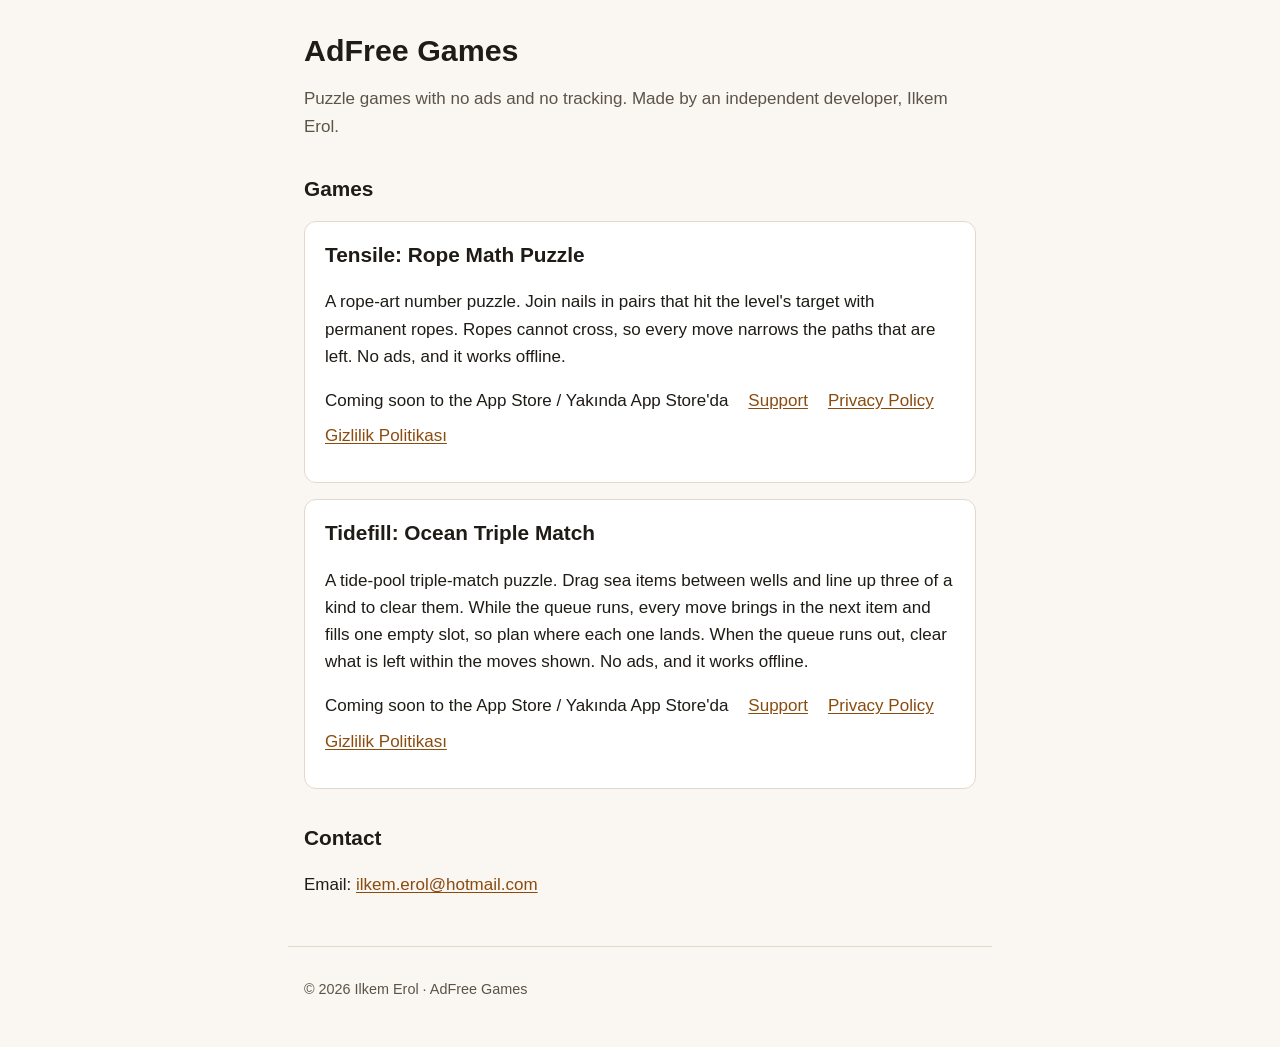
<file: index.html>
<!doctype html>
<html lang="en">
<head>
  <meta charset="utf-8">
  <meta name="viewport" content="width=device-width, initial-scale=1">
  <meta name="color-scheme" content="light dark">
  <title>AdFree Games</title>
  <meta name="description" content="AdFree Games makes puzzle games with no ads and no tracking.">
  <link rel="stylesheet" href="style.css">
</head>
<body>
  <header>
    <h1>AdFree Games</h1>
    <p class="muted">Puzzle games with no ads and no tracking. Made by an independent developer, Ilkem Erol.</p>
  </header>

  <main>
    <h2>Games</h2>

    <section class="card" aria-labelledby="tensile">
      <h2 id="tensile">Tensile: Rope Math Puzzle</h2>
      <p>A rope-art number puzzle. Join nails in pairs that hit the level's target with permanent ropes. Ropes cannot cross, so every move narrows the paths that are left. No ads, and it works offline.</p>
      <ul class="links">
        <li>Coming soon to the App Store / Yakında App Store'da</li>
        <li><a href="tensile/support.html">Support</a></li>
        <li><a href="tensile/privacy.html">Privacy Policy</a></li>
        <li><a href="tensile/privacy-tr.html" hreflang="tr" lang="tr">Gizlilik Politikası</a></li>
      </ul>
    </section>

    <section class="card" aria-labelledby="tidefill">
      <h2 id="tidefill">Tidefill: Ocean Triple Match</h2>
      <p>A tide-pool triple-match puzzle. Drag sea items between wells and line up three of a kind to clear them. While the queue runs, every move brings in the next item and fills one empty slot, so plan where each one lands. When the queue runs out, clear what is left within the moves shown. No ads, and it works offline.</p>
      <ul class="links">
        <li>Coming soon to the App Store / Yakında App Store'da</li>
        <li><a href="tidefill/support.html">Support</a></li>
        <li><a href="tidefill/privacy.html">Privacy Policy</a></li>
        <li><a href="tidefill/privacy-tr.html" hreflang="tr" lang="tr">Gizlilik Politikası</a></li>
      </ul>
    </section>

    <h2>Contact</h2>
    <p>Email: <a href="mailto:ilkem.erol@hotmail.com">ilkem.erol@hotmail.com</a></p>
  </main>

  <footer>
    <p>&copy; 2026 Ilkem Erol · AdFree Games</p>
  </footer>
</body>
</html>
</file>
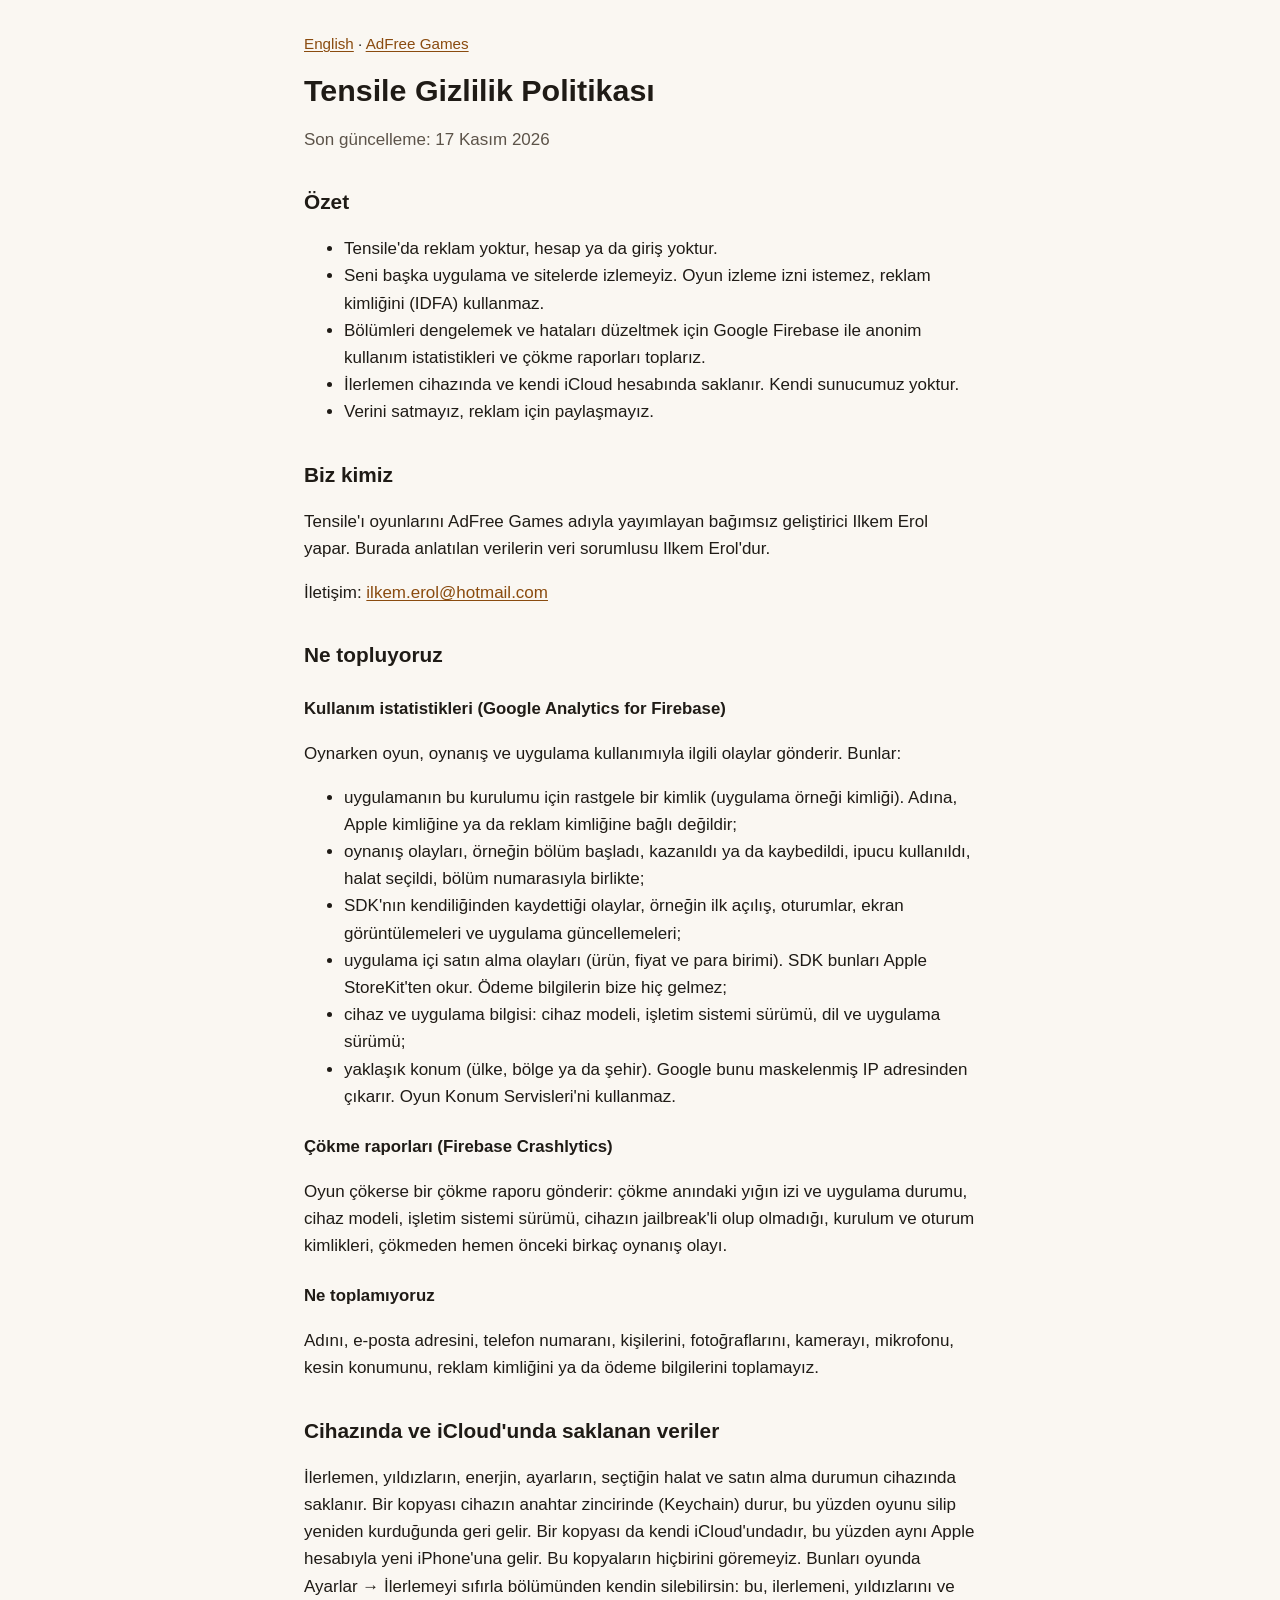
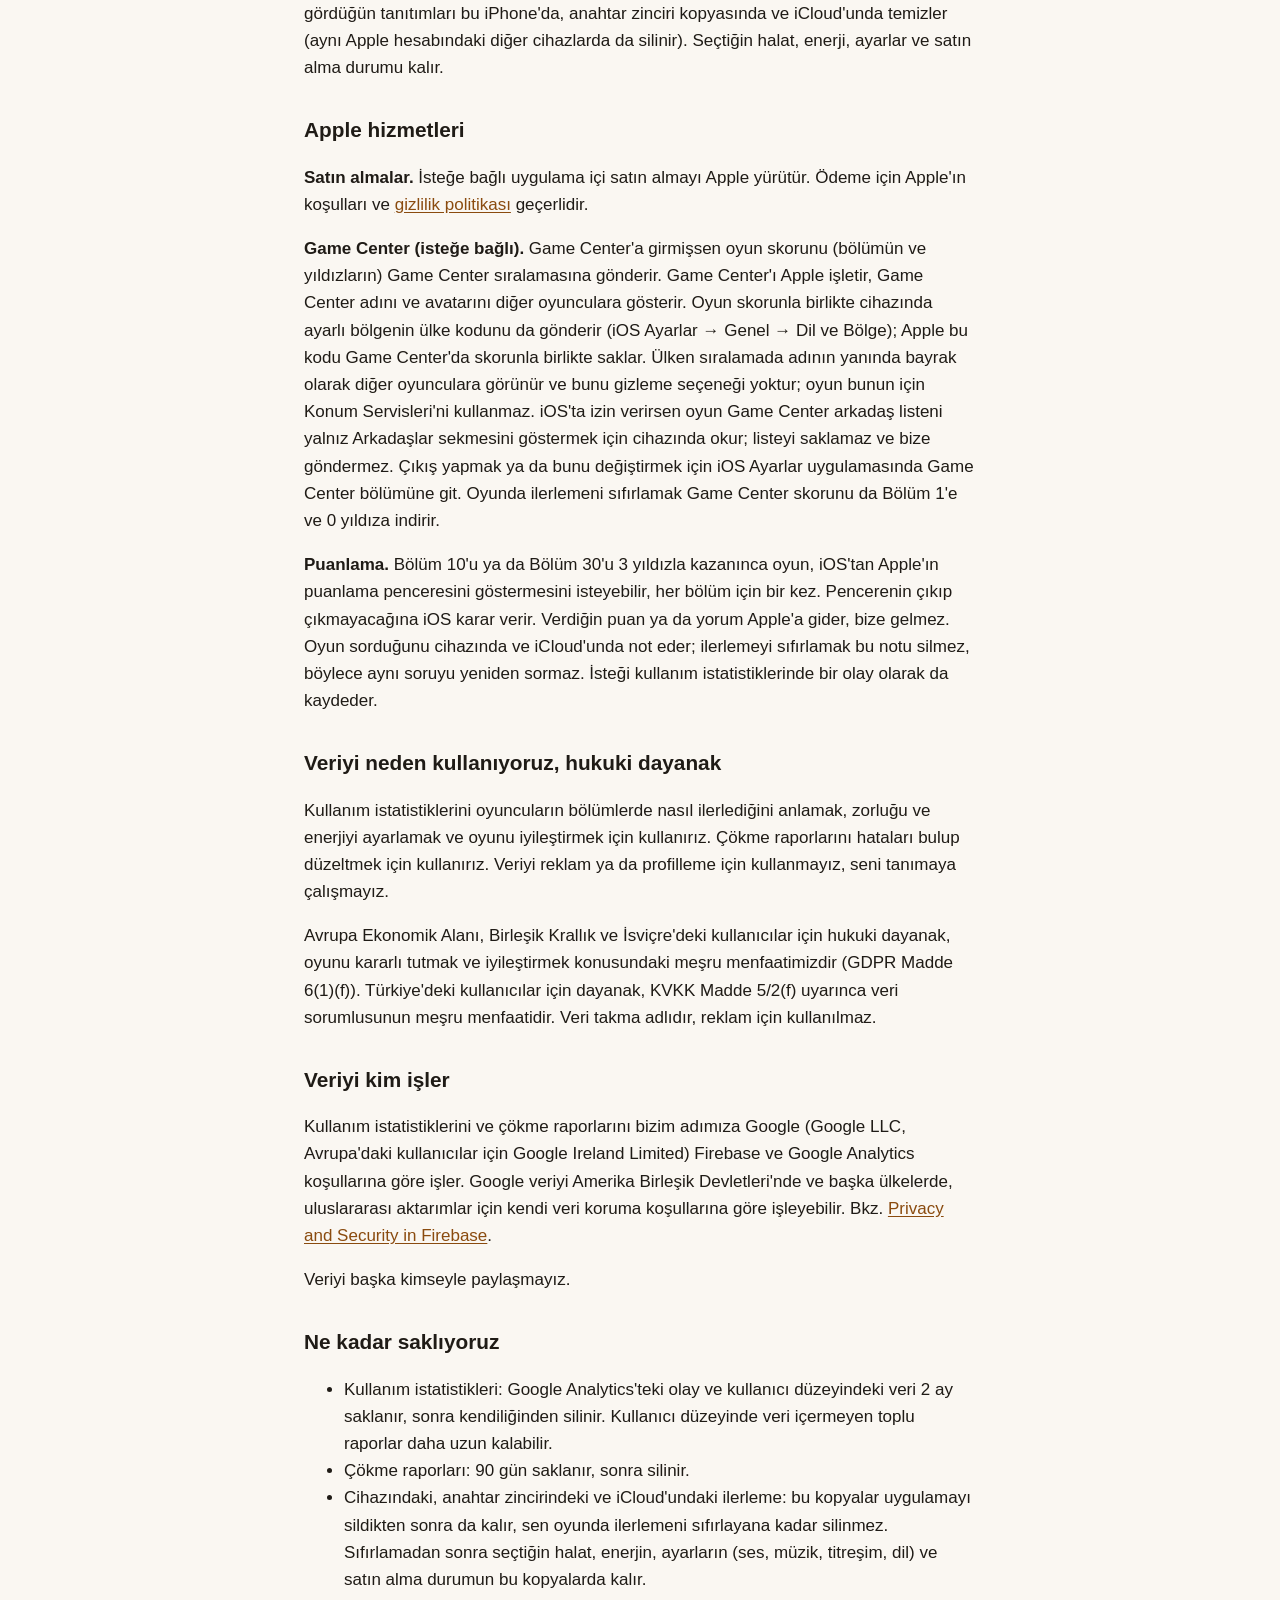
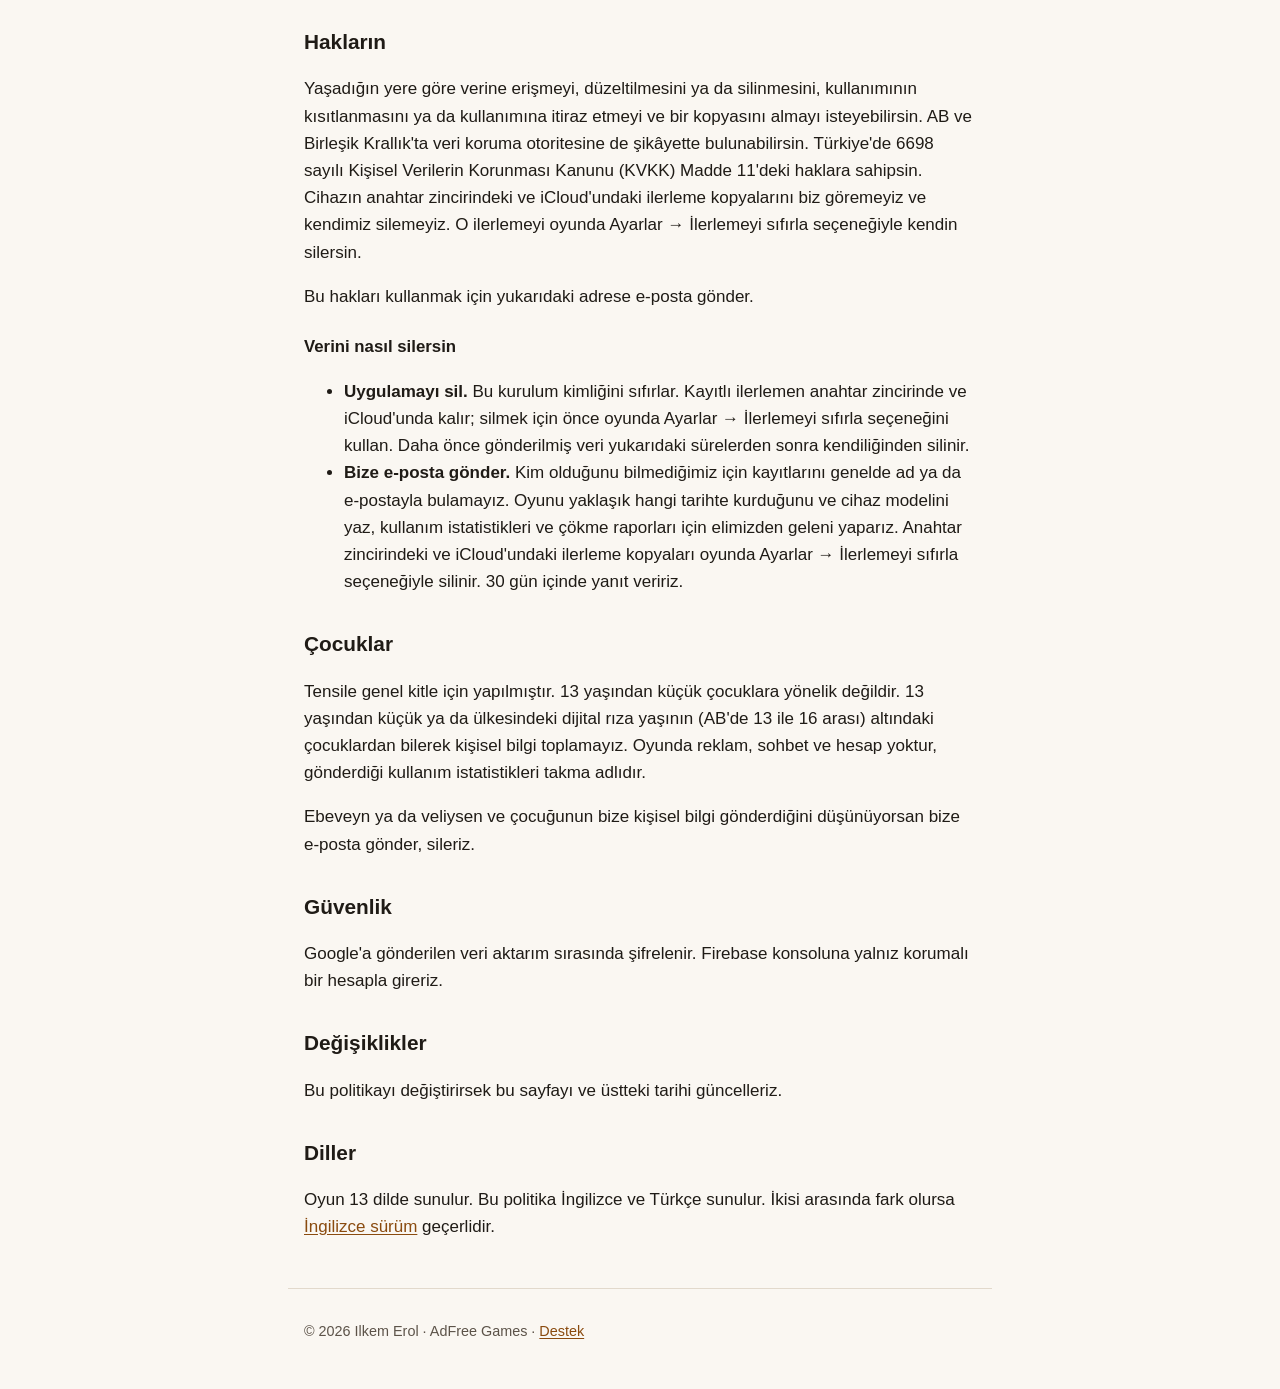
<file: tensile/privacy-tr.html>
<!doctype html>
<html lang="tr">
<head>
  <meta charset="utf-8">
  <meta name="viewport" content="width=device-width, initial-scale=1">
  <meta name="color-scheme" content="light dark">
  <title>Tensile Gizlilik Politikası</title>
  <meta name="description" content="AdFree Games'in bulmaca oyunu Tensile için gizlilik politikası.">
  <link rel="alternate" hreflang="en" href="privacy.html">
  <link rel="stylesheet" href="../style.css">
</head>
<body>
  <header>
    <nav class="lang" aria-label="Dil"><a href="privacy.html" hreflang="en" lang="en">English</a> · <a href="../index.html">AdFree Games</a></nav>
    <h1>Tensile Gizlilik Politikası</h1>
    <p class="muted">Son güncelleme: 17 Kasım 2026</p>
  </header>

  <main>
    <h2>Özet</h2>
    <ul>
      <li>Tensile'da reklam yoktur, hesap ya da giriş yoktur.</li>
      <li>Seni başka uygulama ve sitelerde izlemeyiz. Oyun izleme izni istemez, reklam kimliğini (IDFA) kullanmaz.</li>
      <li>Bölümleri dengelemek ve hataları düzeltmek için Google Firebase ile anonim kullanım istatistikleri ve çökme raporları toplarız.</li>
      <li>İlerlemen cihazında ve kendi iCloud hesabında saklanır. Kendi sunucumuz yoktur.</li>
      <li>Verini satmayız, reklam için paylaşmayız.</li>
    </ul>

    <h2>Biz kimiz</h2>
    <p>Tensile'ı oyunlarını AdFree Games adıyla yayımlayan bağımsız geliştirici Ilkem Erol yapar. Burada anlatılan verilerin veri sorumlusu Ilkem Erol'dur.</p>
    <p>İletişim: <a href="mailto:ilkem.erol@hotmail.com">ilkem.erol@hotmail.com</a></p>

    <h2>Ne topluyoruz</h2>

    <h3>Kullanım istatistikleri (Google Analytics for Firebase)</h3>
    <p>Oynarken oyun, oynanış ve uygulama kullanımıyla ilgili olaylar gönderir. Bunlar:</p>
    <ul>
      <li>uygulamanın bu kurulumu için rastgele bir kimlik (uygulama örneği kimliği). Adına, Apple kimliğine ya da reklam kimliğine bağlı değildir;</li>
      <li>oynanış olayları, örneğin bölüm başladı, kazanıldı ya da kaybedildi, ipucu kullanıldı, halat seçildi, bölüm numarasıyla birlikte;</li>
      <li>SDK'nın kendiliğinden kaydettiği olaylar, örneğin ilk açılış, oturumlar, ekran görüntülemeleri ve uygulama güncellemeleri;</li>
      <li>uygulama içi satın alma olayları (ürün, fiyat ve para birimi). SDK bunları Apple StoreKit'ten okur. Ödeme bilgilerin bize hiç gelmez;</li>
      <li>cihaz ve uygulama bilgisi: cihaz modeli, işletim sistemi sürümü, dil ve uygulama sürümü;</li>
      <li>yaklaşık konum (ülke, bölge ya da şehir). Google bunu maskelenmiş IP adresinden çıkarır. Oyun Konum Servisleri'ni kullanmaz.</li>
    </ul>

    <h3>Çökme raporları (Firebase Crashlytics)</h3>
    <p>Oyun çökerse bir çökme raporu gönderir: çökme anındaki yığın izi ve uygulama durumu, cihaz modeli, işletim sistemi sürümü, cihazın jailbreak'li olup olmadığı, kurulum ve oturum kimlikleri, çökmeden hemen önceki birkaç oynanış olayı.</p>

    <h3>Ne toplamıyoruz</h3>
    <p>Adını, e-posta adresini, telefon numaranı, kişilerini, fotoğraflarını, kamerayı, mikrofonu, kesin konumunu, reklam kimliğini ya da ödeme bilgilerini toplamayız.</p>

    <h2>Cihazında ve iCloud'unda saklanan veriler</h2>
    <p>İlerlemen, yıldızların, enerjin, ayarların, seçtiğin halat ve satın alma durumun cihazında saklanır. Bir kopyası cihazın anahtar zincirinde (Keychain) durur, bu yüzden oyunu silip yeniden kurduğunda geri gelir. Bir kopyası da kendi iCloud'undadır, bu yüzden aynı Apple hesabıyla yeni iPhone'una gelir. Bu kopyaların hiçbirini göremeyiz. Bunları oyunda Ayarlar → İlerlemeyi sıfırla bölümünden kendin silebilirsin: bu, ilerlemeni, yıldızlarını ve gördüğün tanıtımları bu iPhone'da, anahtar zinciri kopyasında ve iCloud'unda temizler (aynı Apple hesabındaki diğer cihazlarda da silinir). Seçtiğin halat, enerji, ayarlar ve satın alma durumu kalır.</p>

    <h2>Apple hizmetleri</h2>
    <p><strong>Satın almalar.</strong> İsteğe bağlı uygulama içi satın almayı Apple yürütür. Ödeme için Apple'ın koşulları ve <a href="https://www.apple.com/tr/legal/privacy/">gizlilik politikası</a> geçerlidir.</p>
    <p><strong>Game Center (isteğe bağlı).</strong> Game Center'a girmişsen oyun skorunu (bölümün ve yıldızların) Game Center sıralamasına gönderir. Game Center'ı Apple işletir, Game Center adını ve avatarını diğer oyunculara gösterir. Oyun skorunla birlikte cihazında ayarlı bölgenin ülke kodunu da gönderir (iOS Ayarlar → Genel → Dil ve Bölge); Apple bu kodu Game Center'da skorunla birlikte saklar. Ülken sıralamada adının yanında bayrak olarak diğer oyunculara görünür ve bunu gizleme seçeneği yoktur; oyun bunun için Konum Servisleri'ni kullanmaz. iOS'ta izin verirsen oyun Game Center arkadaş listeni yalnız Arkadaşlar sekmesini göstermek için cihazında okur; listeyi saklamaz ve bize göndermez. Çıkış yapmak ya da bunu değiştirmek için iOS Ayarlar uygulamasında Game Center bölümüne git. Oyunda ilerlemeni sıfırlamak Game Center skorunu da Bölüm 1'e ve 0 yıldıza indirir.</p>
    <p><strong>Puanlama.</strong> Bölüm 10'u ya da Bölüm 30'u 3 yıldızla kazanınca oyun, iOS'tan Apple'ın puanlama penceresini göstermesini isteyebilir, her bölüm için bir kez. Pencerenin çıkıp çıkmayacağına iOS karar verir. Verdiğin puan ya da yorum Apple'a gider, bize gelmez. Oyun sorduğunu cihazında ve iCloud'unda not eder; ilerlemeyi sıfırlamak bu notu silmez, böylece aynı soruyu yeniden sormaz. İsteği kullanım istatistiklerinde bir olay olarak da kaydeder.</p>

    <h2>Veriyi neden kullanıyoruz, hukuki dayanak</h2>
    <p>Kullanım istatistiklerini oyuncuların bölümlerde nasıl ilerlediğini anlamak, zorluğu ve enerjiyi ayarlamak ve oyunu iyileştirmek için kullanırız. Çökme raporlarını hataları bulup düzeltmek için kullanırız. Veriyi reklam ya da profilleme için kullanmayız, seni tanımaya çalışmayız.</p>
    <p>Avrupa Ekonomik Alanı, Birleşik Krallık ve İsviçre'deki kullanıcılar için hukuki dayanak, oyunu kararlı tutmak ve iyileştirmek konusundaki meşru menfaatimizdir (GDPR Madde 6(1)(f)). Türkiye'deki kullanıcılar için dayanak, KVKK Madde 5/2(f) uyarınca veri sorumlusunun meşru menfaatidir. Veri takma adlıdır, reklam için kullanılmaz.</p>

    <h2>Veriyi kim işler</h2>
    <p>Kullanım istatistiklerini ve çökme raporlarını bizim adımıza Google (Google LLC, Avrupa'daki kullanıcılar için Google Ireland Limited) Firebase ve Google Analytics koşullarına göre işler. Google veriyi Amerika Birleşik Devletleri'nde ve başka ülkelerde, uluslararası aktarımlar için kendi veri koruma koşullarına göre işleyebilir. Bkz. <a href="https://firebase.google.com/support/privacy">Privacy and Security in Firebase</a>.</p>
    <p>Veriyi başka kimseyle paylaşmayız.</p>

    <h2>Ne kadar saklıyoruz</h2>
    <ul>
      <li>Kullanım istatistikleri: Google Analytics'teki olay ve kullanıcı düzeyindeki veri 2 ay saklanır, sonra kendiliğinden silinir. Kullanıcı düzeyinde veri içermeyen toplu raporlar daha uzun kalabilir.</li>
      <li>Çökme raporları: 90 gün saklanır, sonra silinir.</li>
      <li>Cihazındaki, anahtar zincirindeki ve iCloud'undaki ilerleme: bu kopyalar uygulamayı sildikten sonra da kalır, sen oyunda ilerlemeni sıfırlayana kadar silinmez. Sıfırlamadan sonra seçtiğin halat, enerjin, ayarların (ses, müzik, titreşim, dil) ve satın alma durumun bu kopyalarda kalır.</li>
    </ul>

    <h2>Hakların</h2>
    <p>Yaşadığın yere göre verine erişmeyi, düzeltilmesini ya da silinmesini, kullanımının kısıtlanmasını ya da kullanımına itiraz etmeyi ve bir kopyasını almayı isteyebilirsin. AB ve Birleşik Krallık'ta veri koruma otoritesine de şikâyette bulunabilirsin. Türkiye'de 6698 sayılı Kişisel Verilerin Korunması Kanunu (KVKK) Madde 11'deki haklara sahipsin. Cihazın anahtar zincirindeki ve iCloud'undaki ilerleme kopyalarını biz göremeyiz ve kendimiz silemeyiz. O ilerlemeyi oyunda Ayarlar → İlerlemeyi sıfırla seçeneğiyle kendin silersin.</p>
    <p>Bu hakları kullanmak için yukarıdaki adrese e-posta gönder.</p>

    <h3>Verini nasıl silersin</h3>
    <ul>
      <li><strong>Uygulamayı sil.</strong> Bu kurulum kimliğini sıfırlar. Kayıtlı ilerlemen anahtar zincirinde ve iCloud'unda kalır; silmek için önce oyunda Ayarlar → İlerlemeyi sıfırla seçeneğini kullan. Daha önce gönderilmiş veri yukarıdaki sürelerden sonra kendiliğinden silinir.</li>
      <li><strong>Bize e-posta gönder.</strong> Kim olduğunu bilmediğimiz için kayıtlarını genelde ad ya da e-postayla bulamayız. Oyunu yaklaşık hangi tarihte kurduğunu ve cihaz modelini yaz, kullanım istatistikleri ve çökme raporları için elimizden geleni yaparız. Anahtar zincirindeki ve iCloud'undaki ilerleme kopyaları oyunda Ayarlar → İlerlemeyi sıfırla seçeneğiyle silinir. 30 gün içinde yanıt veririz.</li>
    </ul>

    <h2>Çocuklar</h2>
    <p>Tensile genel kitle için yapılmıştır. 13 yaşından küçük çocuklara yönelik değildir. 13 yaşından küçük ya da ülkesindeki dijital rıza yaşının (AB'de 13 ile 16 arası) altındaki çocuklardan bilerek kişisel bilgi toplamayız. Oyunda reklam, sohbet ve hesap yoktur, gönderdiği kullanım istatistikleri takma adlıdır.</p>
    <p>Ebeveyn ya da veliysen ve çocuğunun bize kişisel bilgi gönderdiğini düşünüyorsan bize e-posta gönder, sileriz.</p>

    <h2>Güvenlik</h2>
    <p>Google'a gönderilen veri aktarım sırasında şifrelenir. Firebase konsoluna yalnız korumalı bir hesapla gireriz.</p>

    <h2>Değişiklikler</h2>
    <p>Bu politikayı değiştirirsek bu sayfayı ve üstteki tarihi güncelleriz.</p>

    <h2>Diller</h2>
    <p>Oyun 13 dilde sunulur. Bu politika İngilizce ve Türkçe sunulur. İkisi arasında fark olursa <a href="privacy.html" hreflang="en" lang="en">İngilizce sürüm</a> geçerlidir.</p>
  </main>

  <footer>
    <p>&copy; 2026 Ilkem Erol · AdFree Games · <a href="support.html">Destek</a></p>
  </footer>
</body>
</html>
</file>
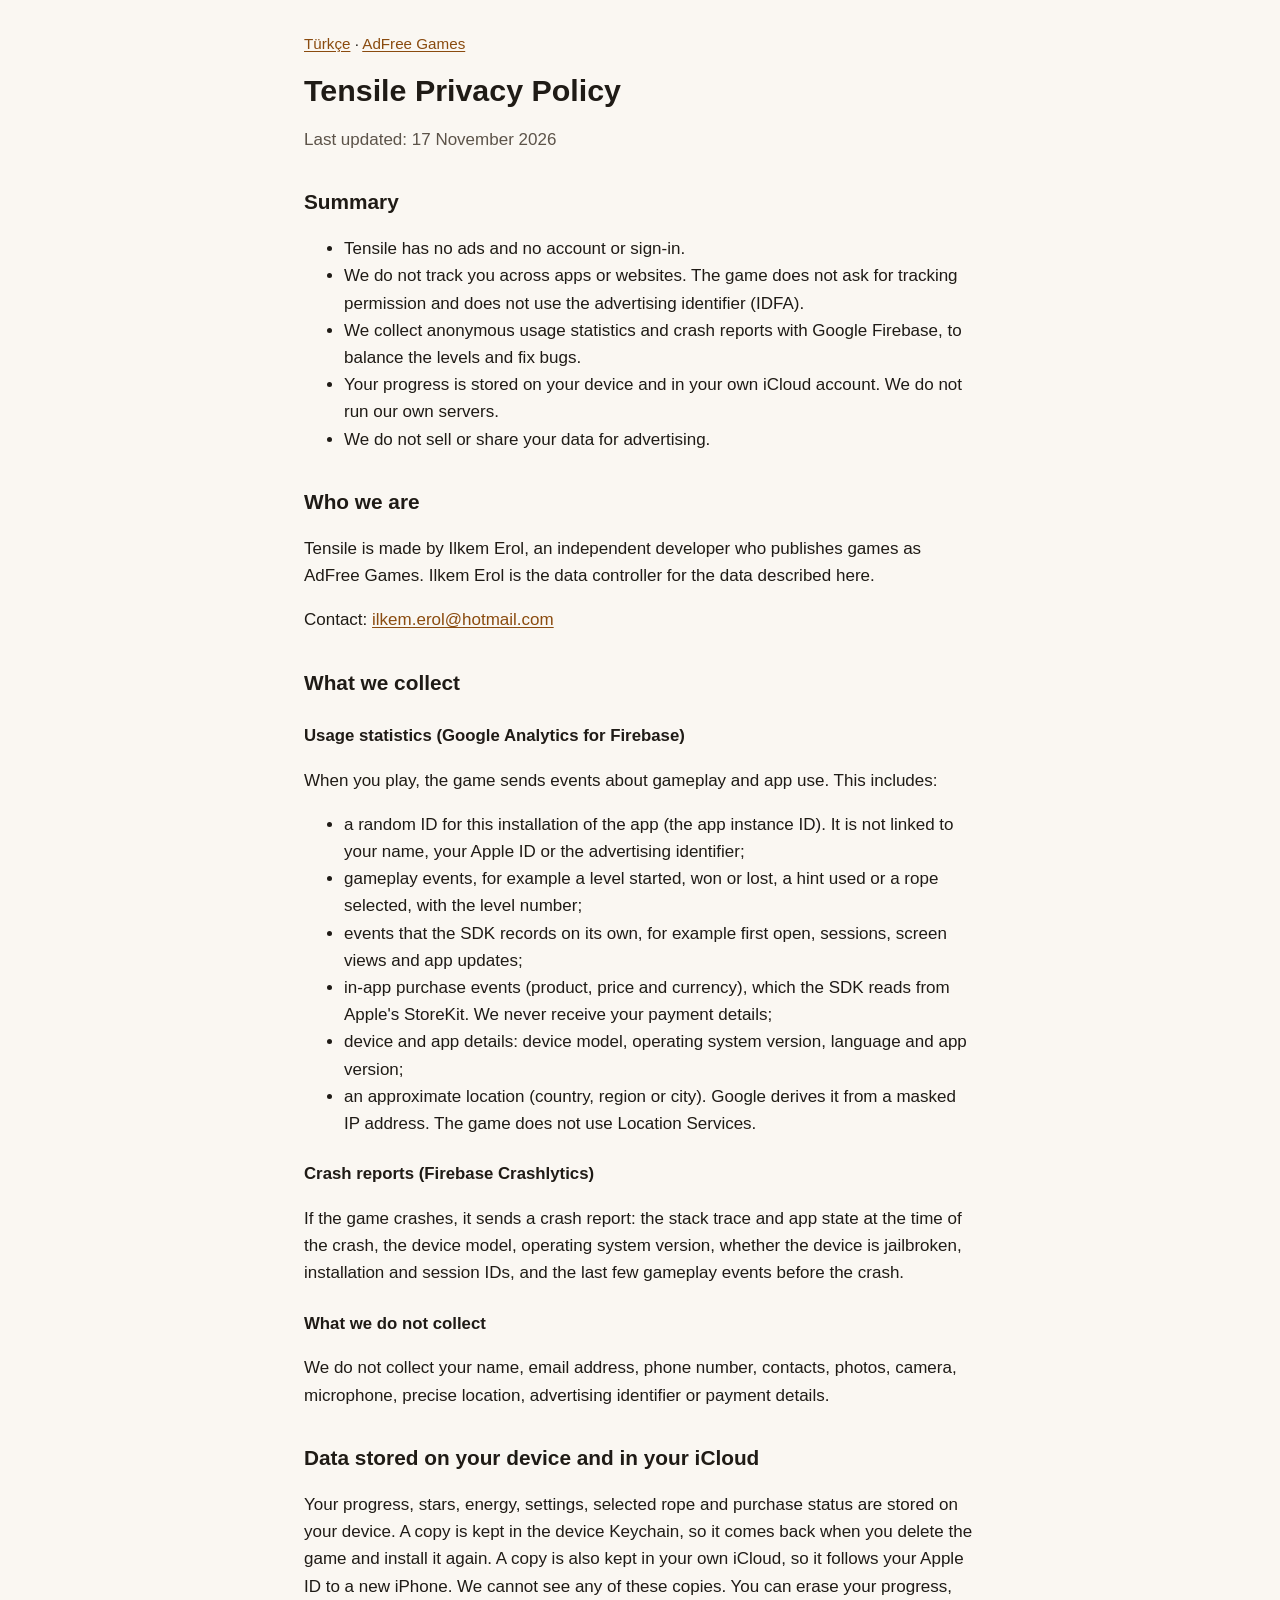
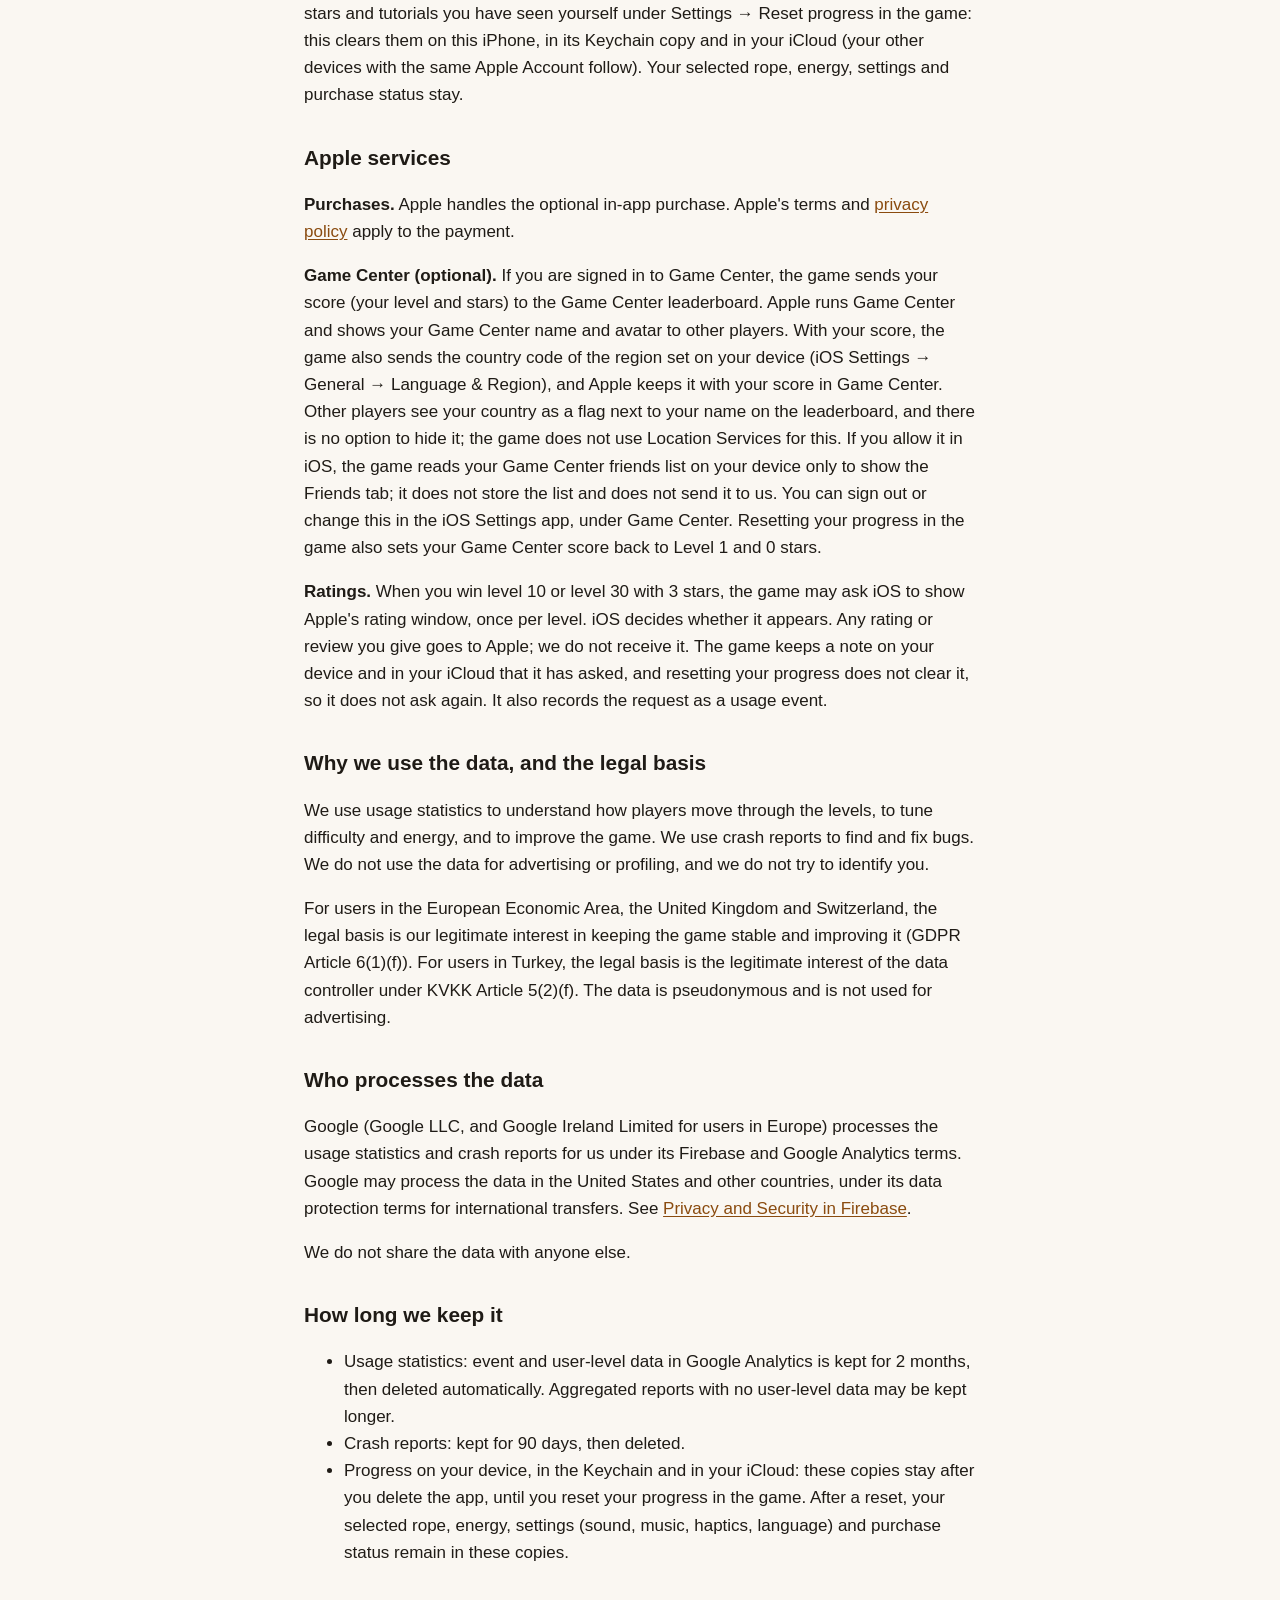
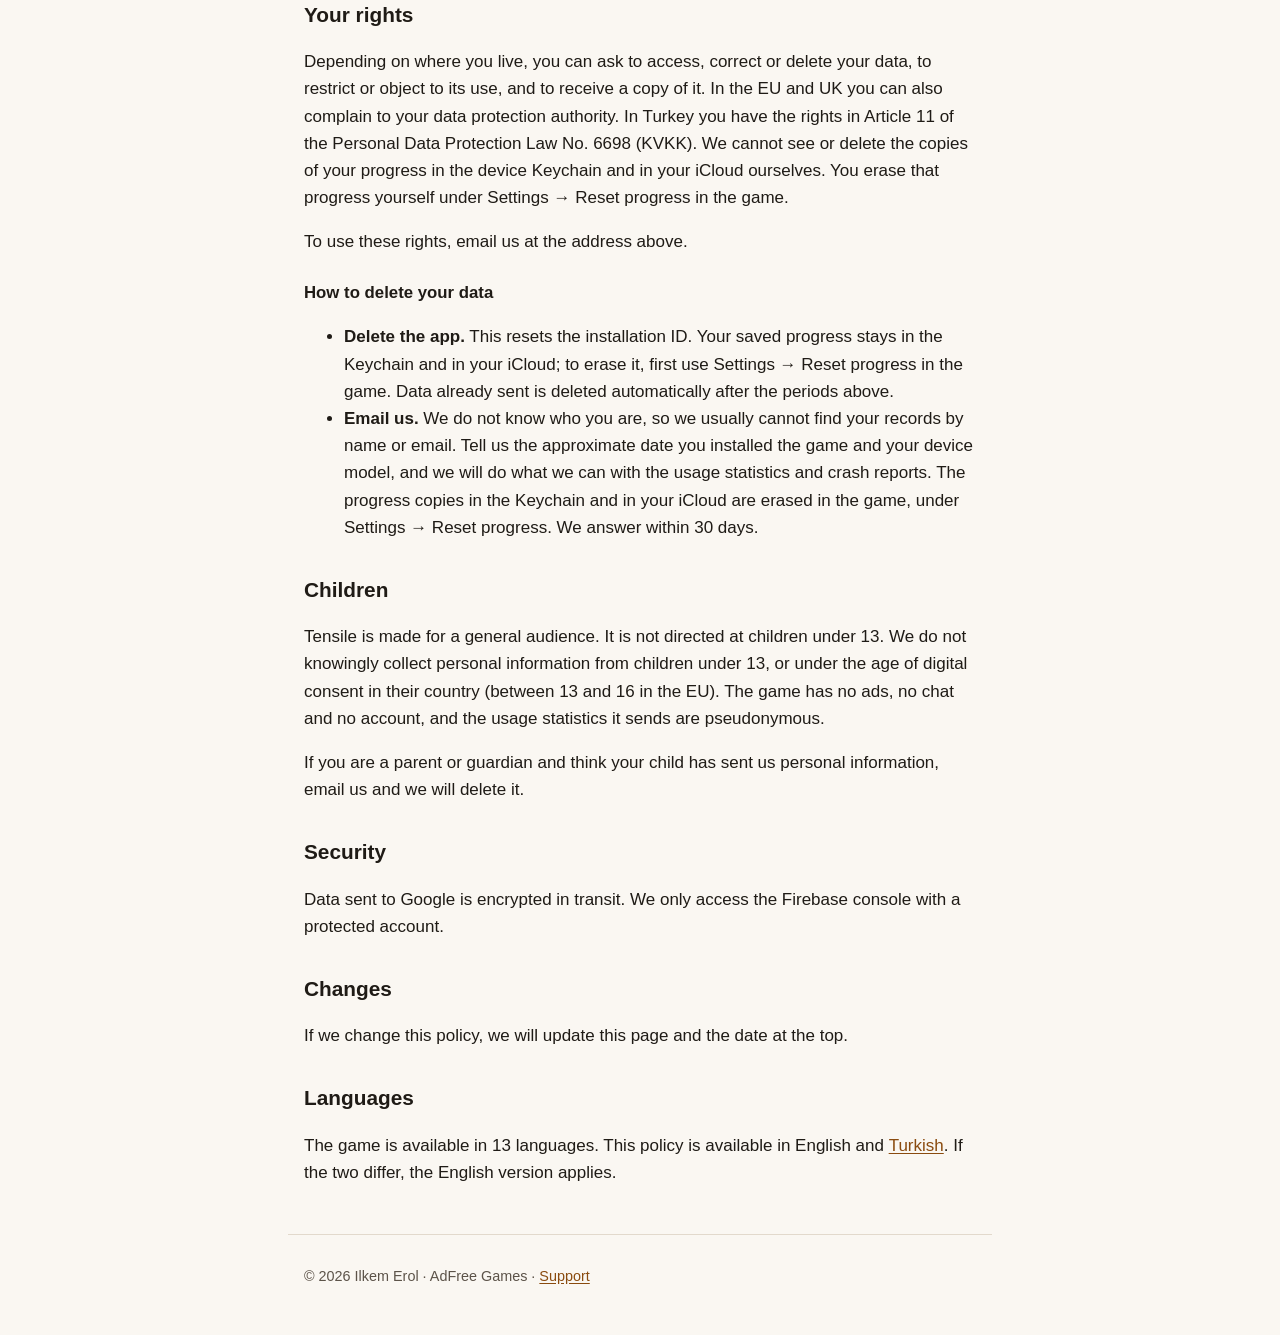
<file: tensile/privacy.html>
<!doctype html>
<html lang="en">
<head>
  <meta charset="utf-8">
  <meta name="viewport" content="width=device-width, initial-scale=1">
  <meta name="color-scheme" content="light dark">
  <title>Tensile Privacy Policy</title>
  <meta name="description" content="Privacy Policy for Tensile, a puzzle game by AdFree Games.">
  <link rel="alternate" hreflang="tr" href="privacy-tr.html">
  <link rel="stylesheet" href="../style.css">
</head>
<body>
  <header>
    <nav class="lang" aria-label="Language"><a href="privacy-tr.html" hreflang="tr" lang="tr">Türkçe</a> · <a href="../index.html">AdFree Games</a></nav>
    <h1>Tensile Privacy Policy</h1>
    <p class="muted">Last updated: 17 November 2026</p>
  </header>

  <main>
    <h2>Summary</h2>
    <ul>
      <li>Tensile has no ads and no account or sign-in.</li>
      <li>We do not track you across apps or websites. The game does not ask for tracking permission and does not use the advertising identifier (IDFA).</li>
      <li>We collect anonymous usage statistics and crash reports with Google Firebase, to balance the levels and fix bugs.</li>
      <li>Your progress is stored on your device and in your own iCloud account. We do not run our own servers.</li>
      <li>We do not sell or share your data for advertising.</li>
    </ul>

    <h2>Who we are</h2>
    <p>Tensile is made by Ilkem Erol, an independent developer who publishes games as AdFree Games. Ilkem Erol is the data controller for the data described here.</p>
    <p>Contact: <a href="mailto:ilkem.erol@hotmail.com">ilkem.erol@hotmail.com</a></p>

    <h2>What we collect</h2>

    <h3>Usage statistics (Google Analytics for Firebase)</h3>
    <p>When you play, the game sends events about gameplay and app use. This includes:</p>
    <ul>
      <li>a random ID for this installation of the app (the app instance ID). It is not linked to your name, your Apple ID or the advertising identifier;</li>
      <li>gameplay events, for example a level started, won or lost, a hint used or a rope selected, with the level number;</li>
      <li>events that the SDK records on its own, for example first open, sessions, screen views and app updates;</li>
      <li>in-app purchase events (product, price and currency), which the SDK reads from Apple's StoreKit. We never receive your payment details;</li>
      <li>device and app details: device model, operating system version, language and app version;</li>
      <li>an approximate location (country, region or city). Google derives it from a masked IP address. The game does not use Location Services.</li>
    </ul>

    <h3>Crash reports (Firebase Crashlytics)</h3>
    <p>If the game crashes, it sends a crash report: the stack trace and app state at the time of the crash, the device model, operating system version, whether the device is jailbroken, installation and session IDs, and the last few gameplay events before the crash.</p>

    <h3>What we do not collect</h3>
    <p>We do not collect your name, email address, phone number, contacts, photos, camera, microphone, precise location, advertising identifier or payment details.</p>

    <h2>Data stored on your device and in your iCloud</h2>
    <p>Your progress, stars, energy, settings, selected rope and purchase status are stored on your device. A copy is kept in the device Keychain, so it comes back when you delete the game and install it again. A copy is also kept in your own iCloud, so it follows your Apple ID to a new iPhone. We cannot see any of these copies. You can erase your progress, stars and tutorials you have seen yourself under Settings → Reset progress in the game: this clears them on this iPhone, in its Keychain copy and in your iCloud (your other devices with the same Apple Account follow). Your selected rope, energy, settings and purchase status stay.</p>

    <h2>Apple services</h2>
    <p><strong>Purchases.</strong> Apple handles the optional in-app purchase. Apple's terms and <a href="https://www.apple.com/legal/privacy/">privacy policy</a> apply to the payment.</p>
    <p><strong>Game Center (optional).</strong> If you are signed in to Game Center, the game sends your score (your level and stars) to the Game Center leaderboard. Apple runs Game Center and shows your Game Center name and avatar to other players. With your score, the game also sends the country code of the region set on your device (iOS Settings → General → Language &amp; Region), and Apple keeps it with your score in Game Center. Other players see your country as a flag next to your name on the leaderboard, and there is no option to hide it; the game does not use Location Services for this. If you allow it in iOS, the game reads your Game Center friends list on your device only to show the Friends tab; it does not store the list and does not send it to us. You can sign out or change this in the iOS Settings app, under Game Center. Resetting your progress in the game also sets your Game Center score back to Level 1 and 0 stars.</p>
    <p><strong>Ratings.</strong> When you win level 10 or level 30 with 3 stars, the game may ask iOS to show Apple's rating window, once per level. iOS decides whether it appears. Any rating or review you give goes to Apple; we do not receive it. The game keeps a note on your device and in your iCloud that it has asked, and resetting your progress does not clear it, so it does not ask again. It also records the request as a usage event.</p>

    <h2>Why we use the data, and the legal basis</h2>
    <p>We use usage statistics to understand how players move through the levels, to tune difficulty and energy, and to improve the game. We use crash reports to find and fix bugs. We do not use the data for advertising or profiling, and we do not try to identify you.</p>
    <p>For users in the European Economic Area, the United Kingdom and Switzerland, the legal basis is our legitimate interest in keeping the game stable and improving it (GDPR Article 6(1)(f)). For users in Turkey, the legal basis is the legitimate interest of the data controller under KVKK Article 5(2)(f). The data is pseudonymous and is not used for advertising.</p>

    <h2>Who processes the data</h2>
    <p>Google (Google LLC, and Google Ireland Limited for users in Europe) processes the usage statistics and crash reports for us under its Firebase and Google Analytics terms. Google may process the data in the United States and other countries, under its data protection terms for international transfers. See <a href="https://firebase.google.com/support/privacy">Privacy and Security in Firebase</a>.</p>
    <p>We do not share the data with anyone else.</p>

    <h2>How long we keep it</h2>
    <ul>
      <li>Usage statistics: event and user-level data in Google Analytics is kept for 2 months, then deleted automatically. Aggregated reports with no user-level data may be kept longer.</li>
      <li>Crash reports: kept for 90 days, then deleted.</li>
      <li>Progress on your device, in the Keychain and in your iCloud: these copies stay after you delete the app, until you reset your progress in the game. After a reset, your selected rope, energy, settings (sound, music, haptics, language) and purchase status remain in these copies.</li>
    </ul>

    <h2>Your rights</h2>
    <p>Depending on where you live, you can ask to access, correct or delete your data, to restrict or object to its use, and to receive a copy of it. In the EU and UK you can also complain to your data protection authority. In Turkey you have the rights in Article 11 of the Personal Data Protection Law No. 6698 (KVKK). We cannot see or delete the copies of your progress in the device Keychain and in your iCloud ourselves. You erase that progress yourself under Settings → Reset progress in the game.</p>
    <p>To use these rights, email us at the address above.</p>

    <h3>How to delete your data</h3>
    <ul>
      <li><strong>Delete the app.</strong> This resets the installation ID. Your saved progress stays in the Keychain and in your iCloud; to erase it, first use Settings → Reset progress in the game. Data already sent is deleted automatically after the periods above.</li>
      <li><strong>Email us.</strong> We do not know who you are, so we usually cannot find your records by name or email. Tell us the approximate date you installed the game and your device model, and we will do what we can with the usage statistics and crash reports. The progress copies in the Keychain and in your iCloud are erased in the game, under Settings → Reset progress. We answer within 30 days.</li>
    </ul>

    <h2>Children</h2>
    <p>Tensile is made for a general audience. It is not directed at children under 13. We do not knowingly collect personal information from children under 13, or under the age of digital consent in their country (between 13 and 16 in the EU). The game has no ads, no chat and no account, and the usage statistics it sends are pseudonymous.</p>
    <p>If you are a parent or guardian and think your child has sent us personal information, email us and we will delete it.</p>

    <h2>Security</h2>
    <p>Data sent to Google is encrypted in transit. We only access the Firebase console with a protected account.</p>

    <h2>Changes</h2>
    <p>If we change this policy, we will update this page and the date at the top.</p>

    <h2>Languages</h2>
    <p>The game is available in 13 languages. This policy is available in English and <a href="privacy-tr.html" hreflang="tr" lang="tr">Turkish</a>. If the two differ, the English version applies.</p>
  </main>

  <footer>
    <p>&copy; 2026 Ilkem Erol · AdFree Games · <a href="support.html">Support</a></p>
  </footer>
</body>
</html>
</file>
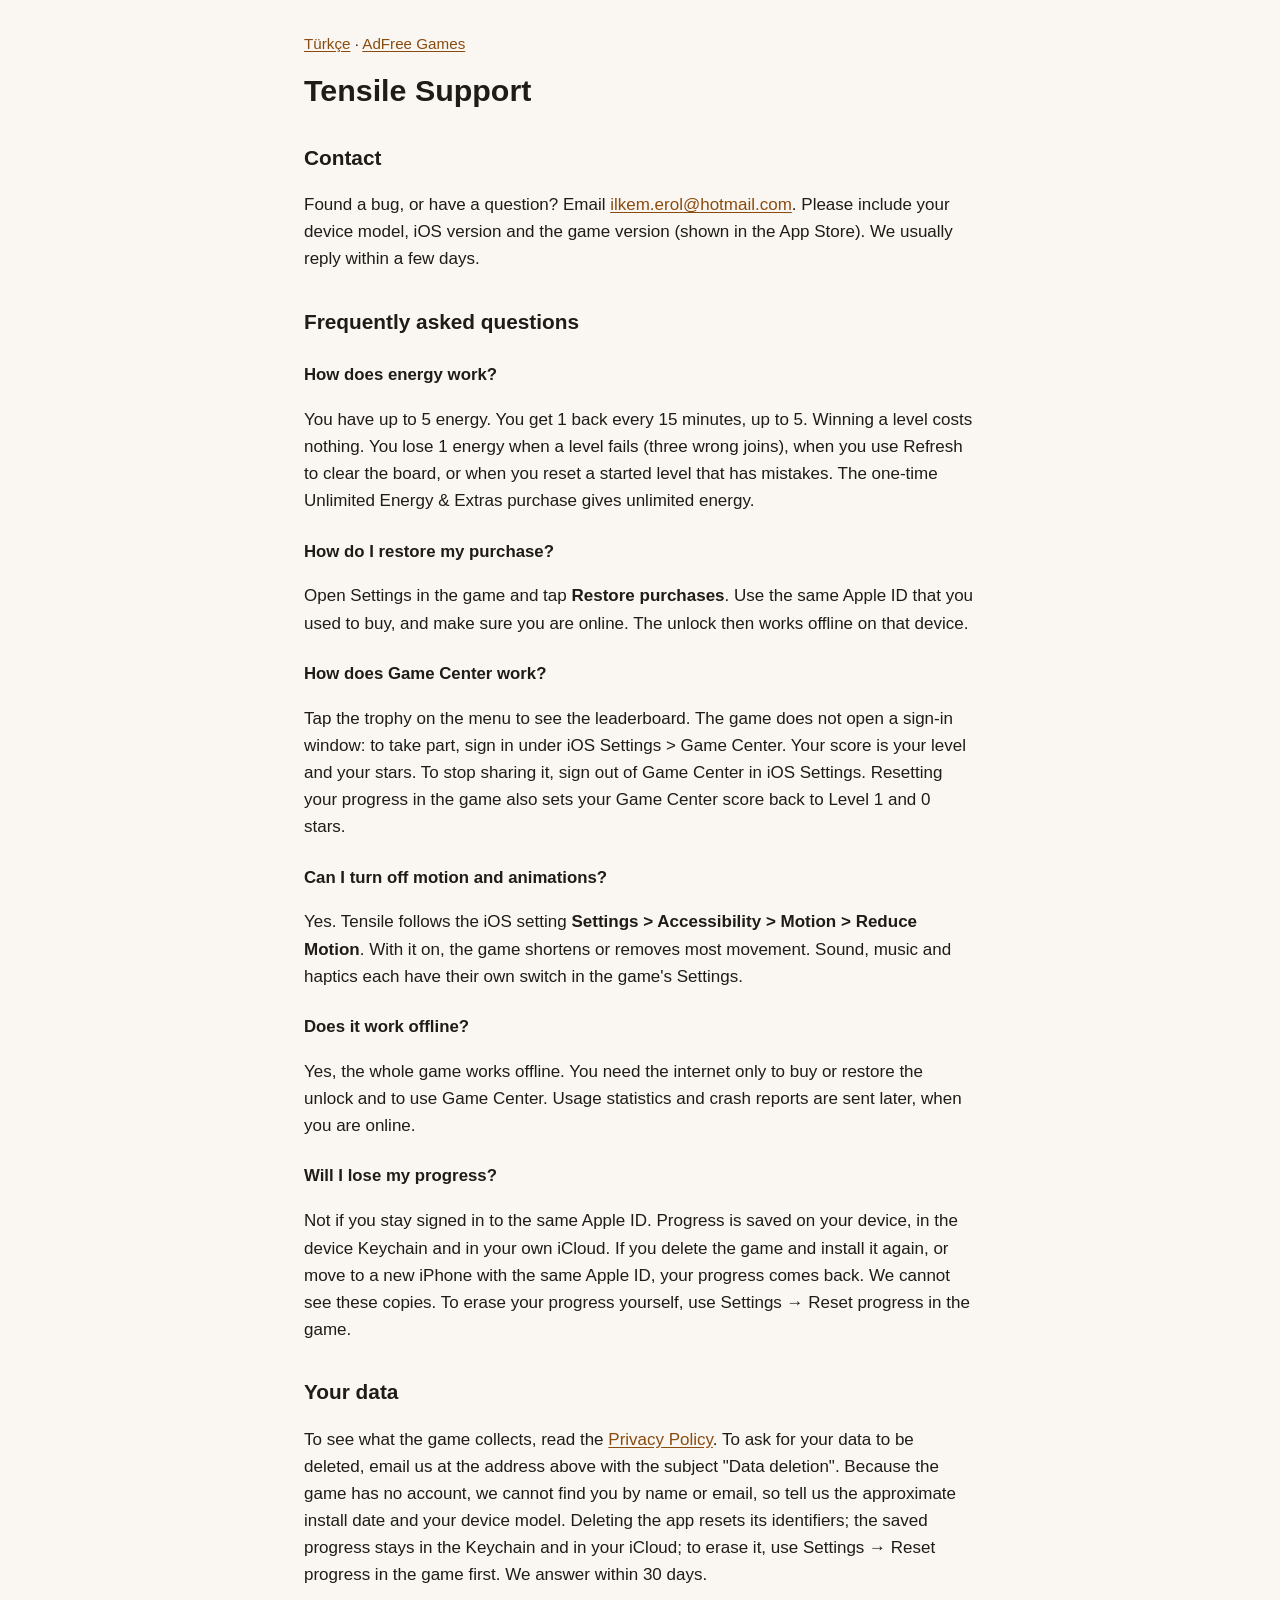
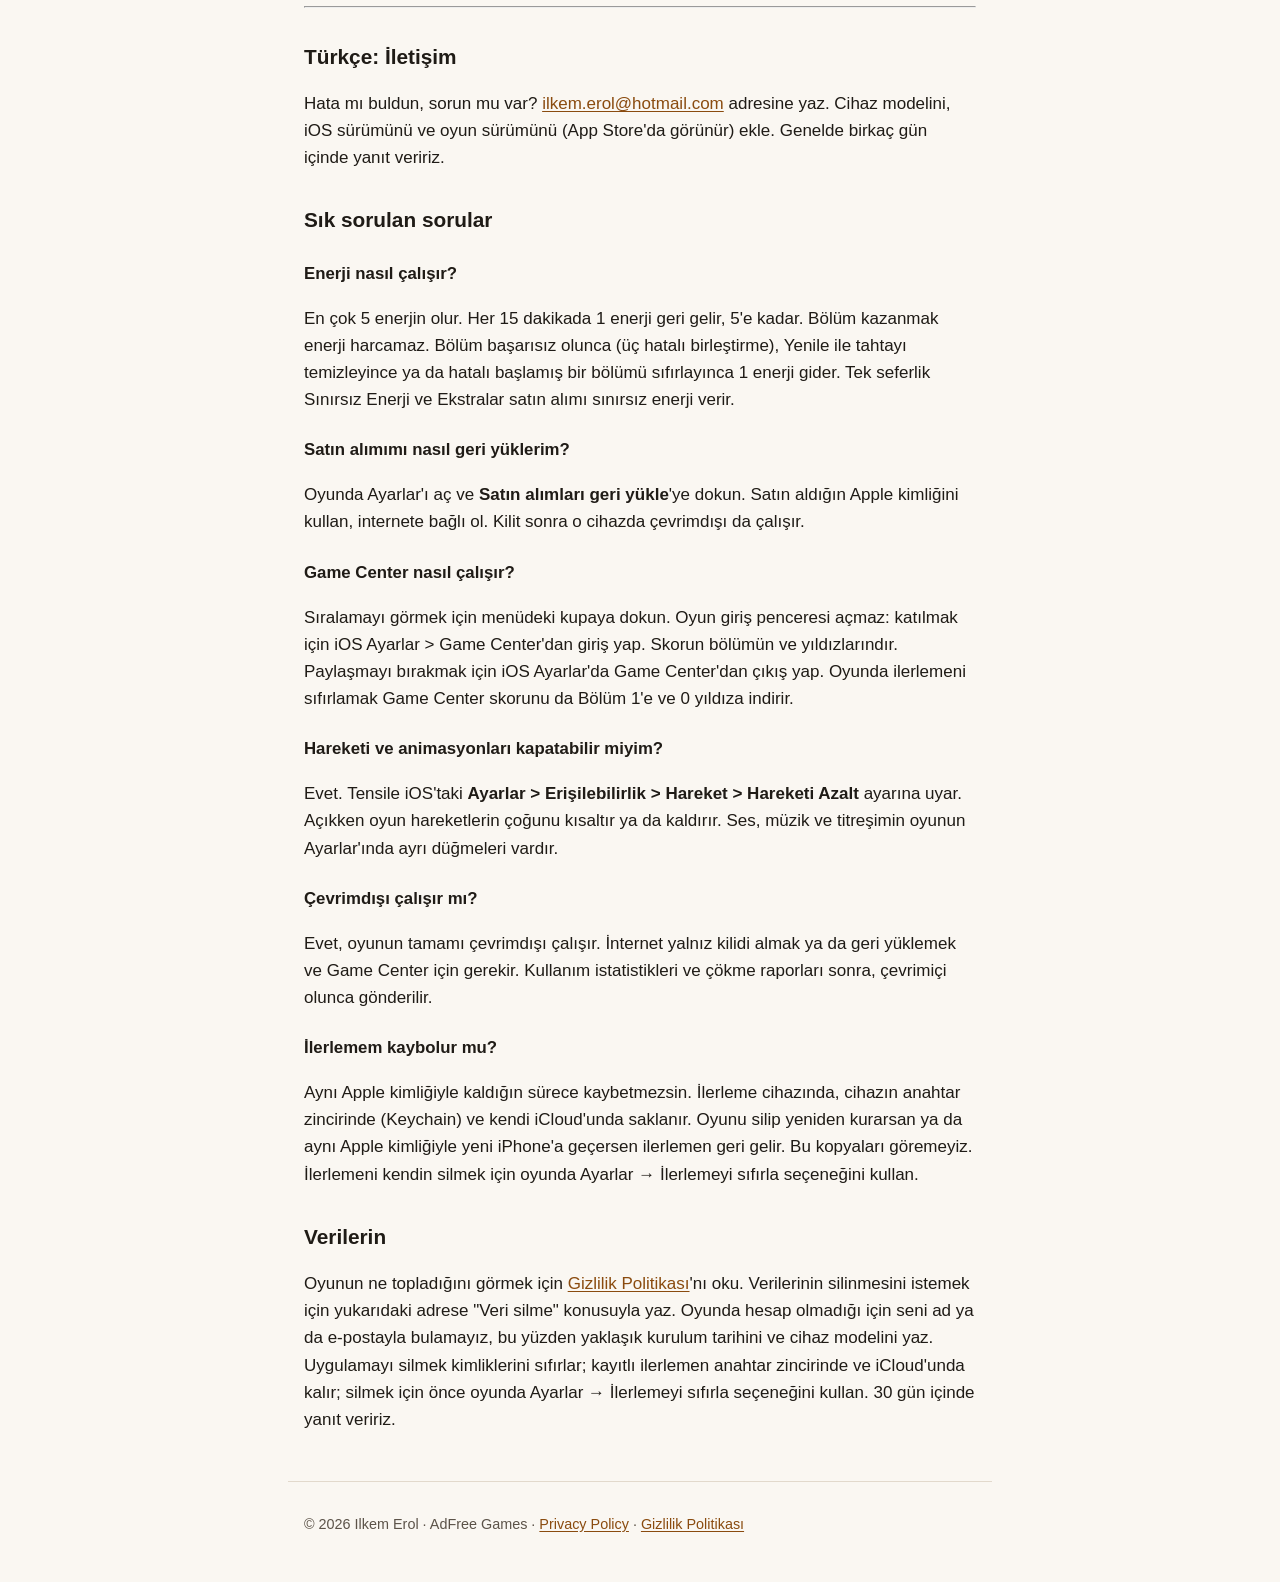
<file: tensile/support.html>
<!doctype html>
<html lang="en">
<head>
  <meta charset="utf-8">
  <meta name="viewport" content="width=device-width, initial-scale=1">
  <meta name="color-scheme" content="light dark">
  <title>Tensile Support</title>
  <meta name="description" content="Help and contact for Tensile, a puzzle game by AdFree Games.">
  <link rel="stylesheet" href="../style.css">
</head>
<body>
  <header>
    <nav class="lang" aria-label="Language"><a href="#tr" lang="tr">Türkçe</a> · <a href="../index.html">AdFree Games</a></nav>
    <h1>Tensile Support</h1>
  </header>

  <main>
    <section aria-labelledby="en-contact">
      <h2 id="en-contact">Contact</h2>
      <p>Found a bug, or have a question? Email <a href="mailto:ilkem.erol@hotmail.com?subject=Tensile%20support">ilkem.erol@hotmail.com</a>. Please include your device model, iOS version and the game version (shown in the App Store). We usually reply within a few days.</p>

      <h2>Frequently asked questions</h2>

      <h3>How does energy work?</h3>
      <p>You have up to 5 energy. You get 1 back every 15 minutes, up to 5. Winning a level costs nothing. You lose 1 energy when a level fails (three wrong joins), when you use Refresh to clear the board, or when you reset a started level that has mistakes. The one-time Unlimited Energy &amp; Extras purchase gives unlimited energy.</p>

      <h3>How do I restore my purchase?</h3>
      <p>Open Settings in the game and tap <strong>Restore purchases</strong>. Use the same Apple ID that you used to buy, and make sure you are online. The unlock then works offline on that device.</p>

      <h3>How does Game Center work?</h3>
      <p>Tap the trophy on the menu to see the leaderboard. The game does not open a sign-in window: to take part, sign in under iOS Settings &gt; Game Center. Your score is your level and your stars. To stop sharing it, sign out of Game Center in iOS Settings. Resetting your progress in the game also sets your Game Center score back to Level 1 and 0 stars.</p>

      <h3>Can I turn off motion and animations?</h3>
      <p>Yes. Tensile follows the iOS setting <strong>Settings &gt; Accessibility &gt; Motion &gt; Reduce Motion</strong>. With it on, the game shortens or removes most movement. Sound, music and haptics each have their own switch in the game's Settings.</p>

      <h3>Does it work offline?</h3>
      <p>Yes, the whole game works offline. You need the internet only to buy or restore the unlock and to use Game Center. Usage statistics and crash reports are sent later, when you are online.</p>

      <h3>Will I lose my progress?</h3>
      <p>Not if you stay signed in to the same Apple ID. Progress is saved on your device, in the device Keychain and in your own iCloud. If you delete the game and install it again, or move to a new iPhone with the same Apple ID, your progress comes back. We cannot see these copies. To erase your progress yourself, use Settings → Reset progress in the game.</p>

      <h2>Your data</h2>
      <p>To see what the game collects, read the <a href="privacy.html">Privacy Policy</a>. To ask for your data to be deleted, email us at the address above with the subject "Data deletion". Because the game has no account, we cannot find you by name or email, so tell us the approximate install date and your device model. Deleting the app resets its identifiers; the saved progress stays in the Keychain and in your iCloud; to erase it, use Settings → Reset progress in the game first. We answer within 30 days.</p>
    </section>

    <hr>

    <section id="tr" lang="tr" aria-labelledby="tr-contact">
      <h2 id="tr-contact">Türkçe: İletişim</h2>
      <p>Hata mı buldun, sorun mu var? <a href="mailto:ilkem.erol@hotmail.com?subject=Tensile%20destek">ilkem.erol@hotmail.com</a> adresine yaz. Cihaz modelini, iOS sürümünü ve oyun sürümünü (App Store'da görünür) ekle. Genelde birkaç gün içinde yanıt veririz.</p>

      <h2>Sık sorulan sorular</h2>

      <h3>Enerji nasıl çalışır?</h3>
      <p>En çok 5 enerjin olur. Her 15 dakikada 1 enerji geri gelir, 5'e kadar. Bölüm kazanmak enerji harcamaz. Bölüm başarısız olunca (üç hatalı birleştirme), Yenile ile tahtayı temizleyince ya da hatalı başlamış bir bölümü sıfırlayınca 1 enerji gider. Tek seferlik Sınırsız Enerji ve Ekstralar satın alımı sınırsız enerji verir.</p>

      <h3>Satın alımımı nasıl geri yüklerim?</h3>
      <p>Oyunda Ayarlar'ı aç ve <strong>Satın alımları geri yükle</strong>'ye dokun. Satın aldığın Apple kimliğini kullan, internete bağlı ol. Kilit sonra o cihazda çevrimdışı da çalışır.</p>

      <h3>Game Center nasıl çalışır?</h3>
      <p>Sıralamayı görmek için menüdeki kupaya dokun. Oyun giriş penceresi açmaz: katılmak için iOS Ayarlar &gt; Game Center'dan giriş yap. Skorun bölümün ve yıldızlarındır. Paylaşmayı bırakmak için iOS Ayarlar'da Game Center'dan çıkış yap. Oyunda ilerlemeni sıfırlamak Game Center skorunu da Bölüm 1'e ve 0 yıldıza indirir.</p>

      <h3>Hareketi ve animasyonları kapatabilir miyim?</h3>
      <p>Evet. Tensile iOS'taki <strong>Ayarlar &gt; Erişilebilirlik &gt; Hareket &gt; Hareketi Azalt</strong> ayarına uyar. Açıkken oyun hareketlerin çoğunu kısaltır ya da kaldırır. Ses, müzik ve titreşimin oyunun Ayarlar'ında ayrı düğmeleri vardır.</p>

      <h3>Çevrimdışı çalışır mı?</h3>
      <p>Evet, oyunun tamamı çevrimdışı çalışır. İnternet yalnız kilidi almak ya da geri yüklemek ve Game Center için gerekir. Kullanım istatistikleri ve çökme raporları sonra, çevrimiçi olunca gönderilir.</p>

      <h3>İlerlemem kaybolur mu?</h3>
      <p>Aynı Apple kimliğiyle kaldığın sürece kaybetmezsin. İlerleme cihazında, cihazın anahtar zincirinde (Keychain) ve kendi iCloud'unda saklanır. Oyunu silip yeniden kurarsan ya da aynı Apple kimliğiyle yeni iPhone'a geçersen ilerlemen geri gelir. Bu kopyaları göremeyiz. İlerlemeni kendin silmek için oyunda Ayarlar → İlerlemeyi sıfırla seçeneğini kullan.</p>

      <h2>Verilerin</h2>
      <p>Oyunun ne topladığını görmek için <a href="privacy-tr.html">Gizlilik Politikası</a>'nı oku. Verilerinin silinmesini istemek için yukarıdaki adrese "Veri silme" konusuyla yaz. Oyunda hesap olmadığı için seni ad ya da e-postayla bulamayız, bu yüzden yaklaşık kurulum tarihini ve cihaz modelini yaz. Uygulamayı silmek kimliklerini sıfırlar; kayıtlı ilerlemen anahtar zincirinde ve iCloud'unda kalır; silmek için önce oyunda Ayarlar → İlerlemeyi sıfırla seçeneğini kullan. 30 gün içinde yanıt veririz.</p>
    </section>
  </main>

  <footer>
    <p>&copy; 2026 Ilkem Erol · AdFree Games · <a href="privacy.html">Privacy Policy</a> · <a href="privacy-tr.html" lang="tr">Gizlilik Politikası</a></p>
  </footer>
</body>
</html>
</file>
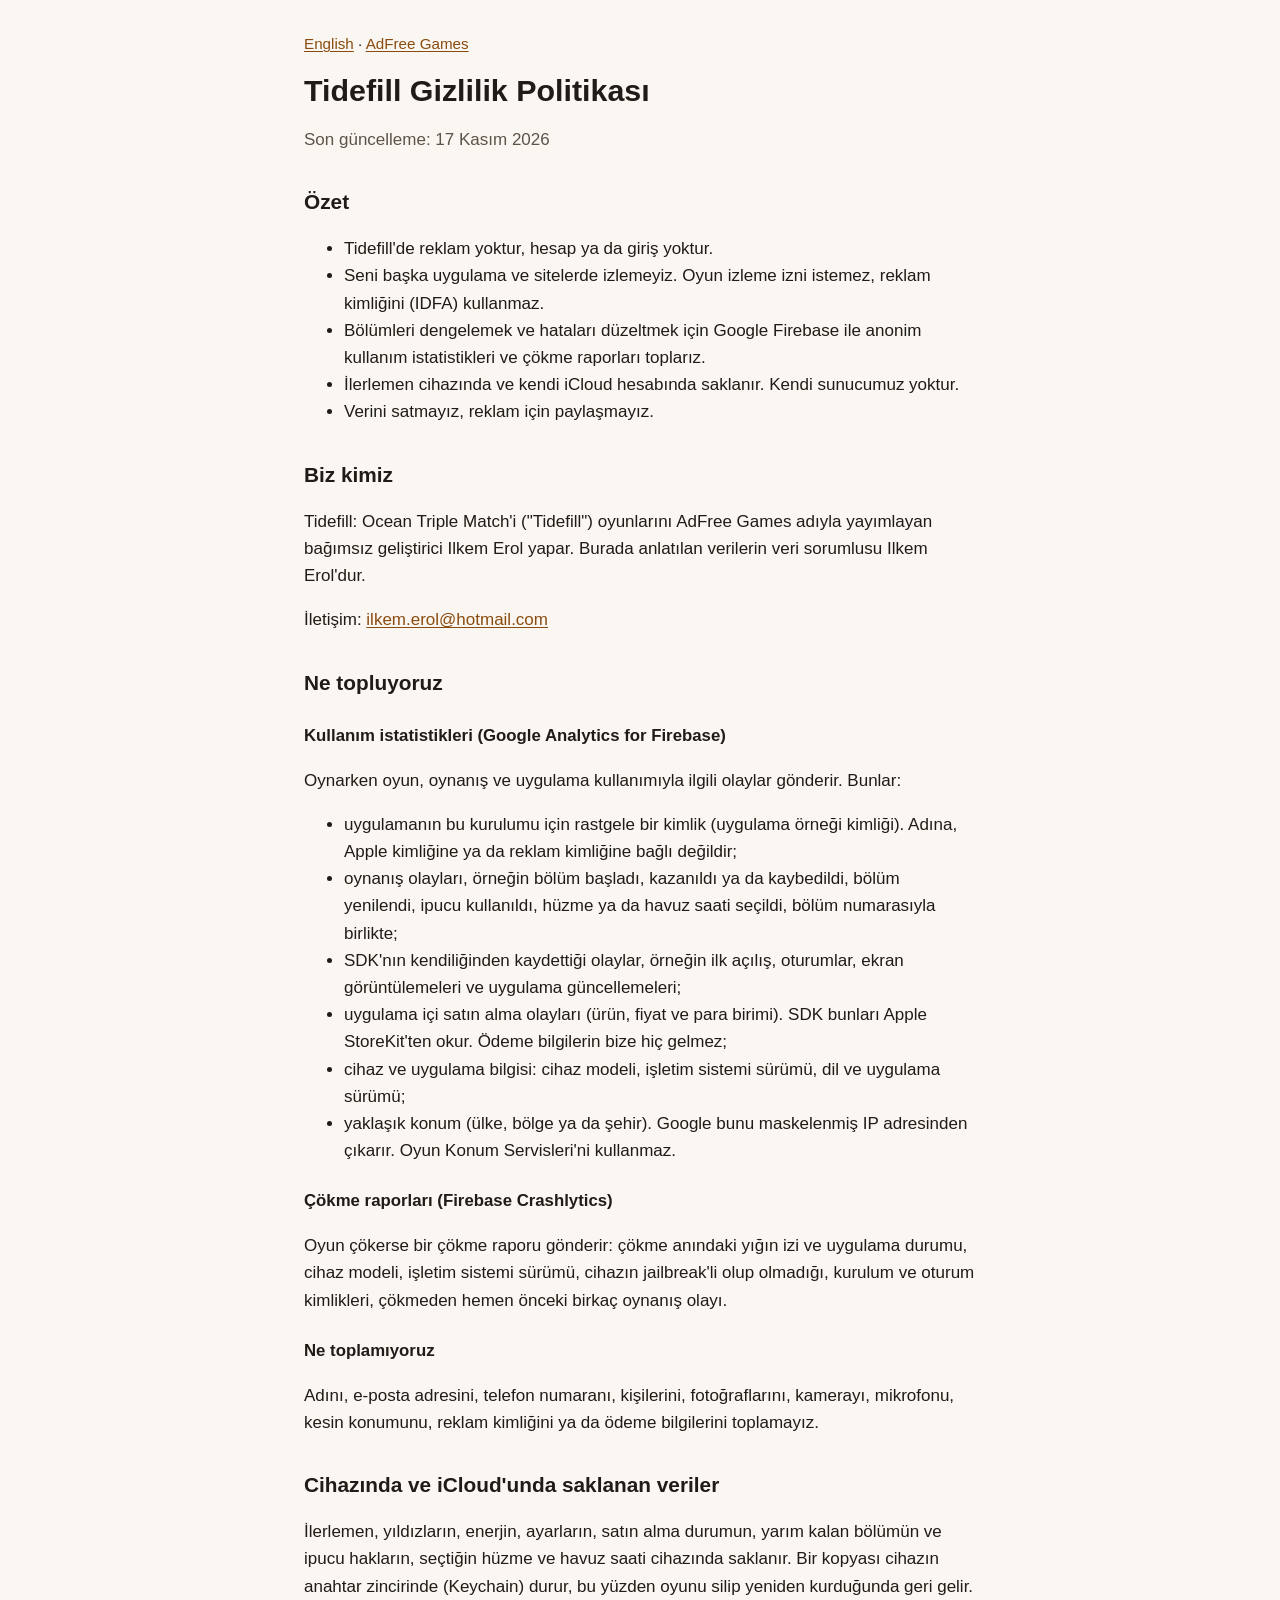
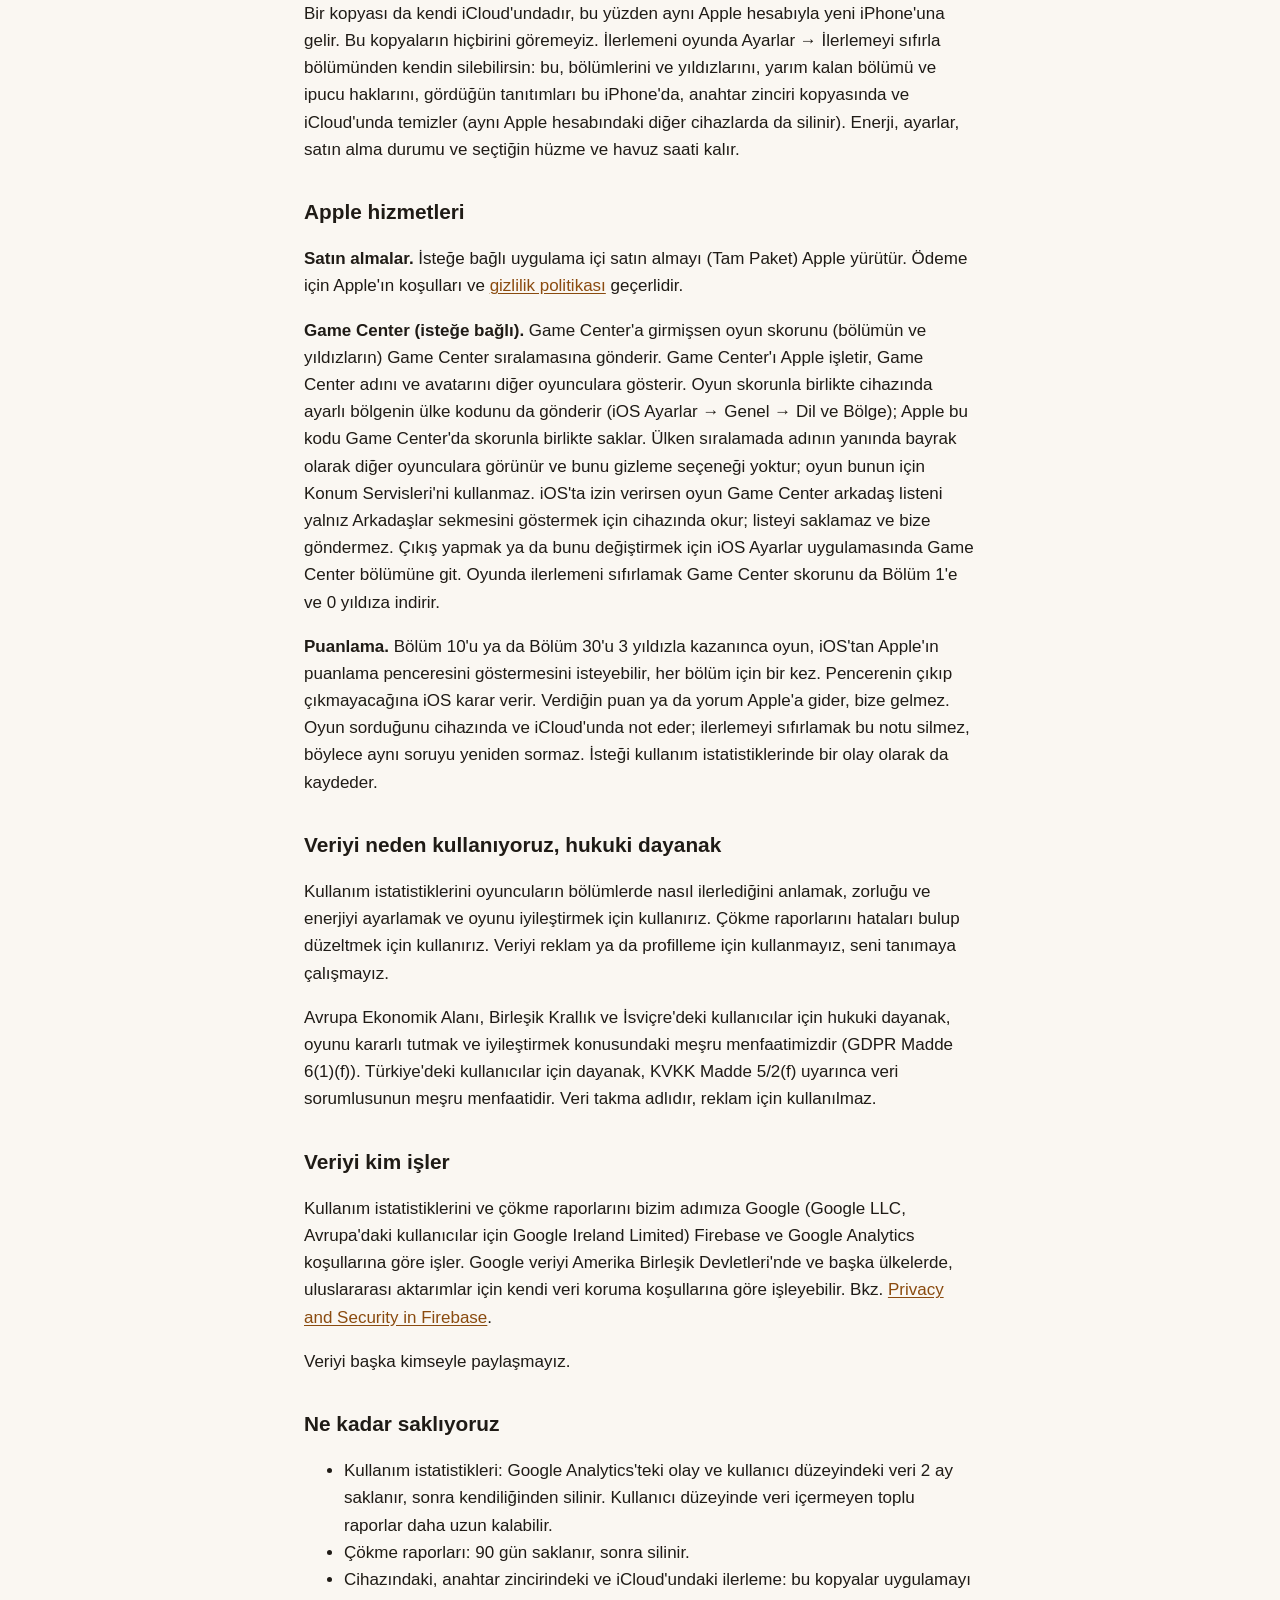
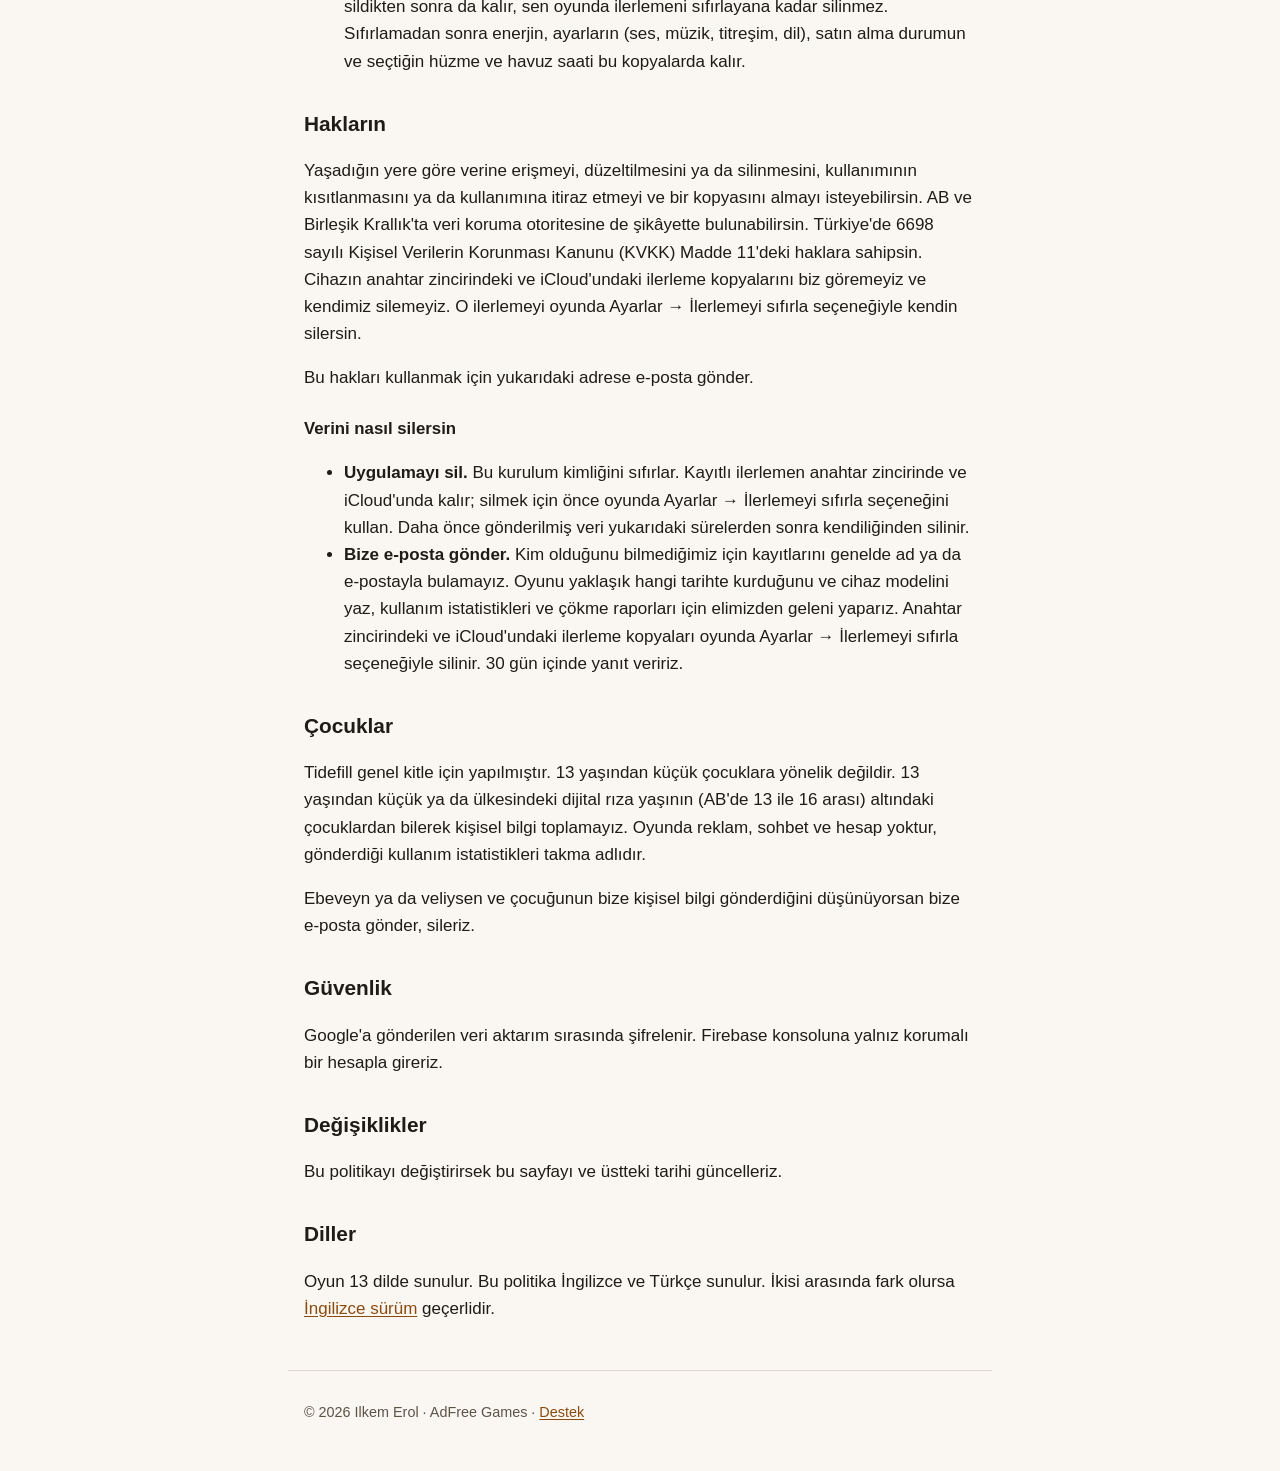
<file: tidefill/privacy-tr.html>
<!doctype html>
<html lang="tr">
<head>
  <meta charset="utf-8">
  <meta name="viewport" content="width=device-width, initial-scale=1">
  <meta name="color-scheme" content="light dark">
  <title>Tidefill Gizlilik Politikası</title>
  <meta name="description" content="AdFree Games'in bulmaca oyunu Tidefill: Ocean Triple Match için gizlilik politikası.">
  <link rel="alternate" hreflang="en" href="privacy.html">
  <link rel="stylesheet" href="../style.css">
</head>
<body>
  <header>
    <nav class="lang" aria-label="Dil"><a href="privacy.html" hreflang="en" lang="en">English</a> · <a href="../index.html">AdFree Games</a></nav>
    <h1>Tidefill Gizlilik Politikası</h1>
    <p class="muted">Son güncelleme: 17 Kasım 2026</p>
  </header>

  <main>
    <h2>Özet</h2>
    <ul>
      <li>Tidefill'de reklam yoktur, hesap ya da giriş yoktur.</li>
      <li>Seni başka uygulama ve sitelerde izlemeyiz. Oyun izleme izni istemez, reklam kimliğini (IDFA) kullanmaz.</li>
      <li>Bölümleri dengelemek ve hataları düzeltmek için Google Firebase ile anonim kullanım istatistikleri ve çökme raporları toplarız.</li>
      <li>İlerlemen cihazında ve kendi iCloud hesabında saklanır. Kendi sunucumuz yoktur.</li>
      <li>Verini satmayız, reklam için paylaşmayız.</li>
    </ul>

    <h2>Biz kimiz</h2>
    <p>Tidefill: Ocean Triple Match'i ("Tidefill") oyunlarını AdFree Games adıyla yayımlayan bağımsız geliştirici Ilkem Erol yapar. Burada anlatılan verilerin veri sorumlusu Ilkem Erol'dur.</p>
    <p>İletişim: <a href="mailto:ilkem.erol@hotmail.com">ilkem.erol@hotmail.com</a></p>

    <h2>Ne topluyoruz</h2>

    <h3>Kullanım istatistikleri (Google Analytics for Firebase)</h3>
    <p>Oynarken oyun, oynanış ve uygulama kullanımıyla ilgili olaylar gönderir. Bunlar:</p>
    <ul>
      <li>uygulamanın bu kurulumu için rastgele bir kimlik (uygulama örneği kimliği). Adına, Apple kimliğine ya da reklam kimliğine bağlı değildir;</li>
      <li>oynanış olayları, örneğin bölüm başladı, kazanıldı ya da kaybedildi, bölüm yenilendi, ipucu kullanıldı, hüzme ya da havuz saati seçildi, bölüm numarasıyla birlikte;</li>
      <li>SDK'nın kendiliğinden kaydettiği olaylar, örneğin ilk açılış, oturumlar, ekran görüntülemeleri ve uygulama güncellemeleri;</li>
      <li>uygulama içi satın alma olayları (ürün, fiyat ve para birimi). SDK bunları Apple StoreKit'ten okur. Ödeme bilgilerin bize hiç gelmez;</li>
      <li>cihaz ve uygulama bilgisi: cihaz modeli, işletim sistemi sürümü, dil ve uygulama sürümü;</li>
      <li>yaklaşık konum (ülke, bölge ya da şehir). Google bunu maskelenmiş IP adresinden çıkarır. Oyun Konum Servisleri'ni kullanmaz.</li>
    </ul>

    <h3>Çökme raporları (Firebase Crashlytics)</h3>
    <p>Oyun çökerse bir çökme raporu gönderir: çökme anındaki yığın izi ve uygulama durumu, cihaz modeli, işletim sistemi sürümü, cihazın jailbreak'li olup olmadığı, kurulum ve oturum kimlikleri, çökmeden hemen önceki birkaç oynanış olayı.</p>

    <h3>Ne toplamıyoruz</h3>
    <p>Adını, e-posta adresini, telefon numaranı, kişilerini, fotoğraflarını, kamerayı, mikrofonu, kesin konumunu, reklam kimliğini ya da ödeme bilgilerini toplamayız.</p>

    <h2>Cihazında ve iCloud'unda saklanan veriler</h2>
    <p>İlerlemen, yıldızların, enerjin, ayarların, satın alma durumun, yarım kalan bölümün ve ipucu hakların, seçtiğin hüzme ve havuz saati cihazında saklanır. Bir kopyası cihazın anahtar zincirinde (Keychain) durur, bu yüzden oyunu silip yeniden kurduğunda geri gelir. Bir kopyası da kendi iCloud'undadır, bu yüzden aynı Apple hesabıyla yeni iPhone'una gelir. Bu kopyaların hiçbirini göremeyiz. İlerlemeni oyunda Ayarlar → İlerlemeyi sıfırla bölümünden kendin silebilirsin: bu, bölümlerini ve yıldızlarını, yarım kalan bölümü ve ipucu haklarını, gördüğün tanıtımları bu iPhone'da, anahtar zinciri kopyasında ve iCloud'unda temizler (aynı Apple hesabındaki diğer cihazlarda da silinir). Enerji, ayarlar, satın alma durumu ve seçtiğin hüzme ve havuz saati kalır.</p>

    <h2>Apple hizmetleri</h2>
    <p><strong>Satın almalar.</strong> İsteğe bağlı uygulama içi satın almayı (Tam Paket) Apple yürütür. Ödeme için Apple'ın koşulları ve <a href="https://www.apple.com/tr/legal/privacy/">gizlilik politikası</a> geçerlidir.</p>
    <p><strong>Game Center (isteğe bağlı).</strong> Game Center'a girmişsen oyun skorunu (bölümün ve yıldızların) Game Center sıralamasına gönderir. Game Center'ı Apple işletir, Game Center adını ve avatarını diğer oyunculara gösterir. Oyun skorunla birlikte cihazında ayarlı bölgenin ülke kodunu da gönderir (iOS Ayarlar → Genel → Dil ve Bölge); Apple bu kodu Game Center'da skorunla birlikte saklar. Ülken sıralamada adının yanında bayrak olarak diğer oyunculara görünür ve bunu gizleme seçeneği yoktur; oyun bunun için Konum Servisleri'ni kullanmaz. iOS'ta izin verirsen oyun Game Center arkadaş listeni yalnız Arkadaşlar sekmesini göstermek için cihazında okur; listeyi saklamaz ve bize göndermez. Çıkış yapmak ya da bunu değiştirmek için iOS Ayarlar uygulamasında Game Center bölümüne git. Oyunda ilerlemeni sıfırlamak Game Center skorunu da Bölüm 1'e ve 0 yıldıza indirir.</p>
    <p><strong>Puanlama.</strong> Bölüm 10'u ya da Bölüm 30'u 3 yıldızla kazanınca oyun, iOS'tan Apple'ın puanlama penceresini göstermesini isteyebilir, her bölüm için bir kez. Pencerenin çıkıp çıkmayacağına iOS karar verir. Verdiğin puan ya da yorum Apple'a gider, bize gelmez. Oyun sorduğunu cihazında ve iCloud'unda not eder; ilerlemeyi sıfırlamak bu notu silmez, böylece aynı soruyu yeniden sormaz. İsteği kullanım istatistiklerinde bir olay olarak da kaydeder.</p>

    <h2>Veriyi neden kullanıyoruz, hukuki dayanak</h2>
    <p>Kullanım istatistiklerini oyuncuların bölümlerde nasıl ilerlediğini anlamak, zorluğu ve enerjiyi ayarlamak ve oyunu iyileştirmek için kullanırız. Çökme raporlarını hataları bulup düzeltmek için kullanırız. Veriyi reklam ya da profilleme için kullanmayız, seni tanımaya çalışmayız.</p>
    <p>Avrupa Ekonomik Alanı, Birleşik Krallık ve İsviçre'deki kullanıcılar için hukuki dayanak, oyunu kararlı tutmak ve iyileştirmek konusundaki meşru menfaatimizdir (GDPR Madde 6(1)(f)). Türkiye'deki kullanıcılar için dayanak, KVKK Madde 5/2(f) uyarınca veri sorumlusunun meşru menfaatidir. Veri takma adlıdır, reklam için kullanılmaz.</p>

    <h2>Veriyi kim işler</h2>
    <p>Kullanım istatistiklerini ve çökme raporlarını bizim adımıza Google (Google LLC, Avrupa'daki kullanıcılar için Google Ireland Limited) Firebase ve Google Analytics koşullarına göre işler. Google veriyi Amerika Birleşik Devletleri'nde ve başka ülkelerde, uluslararası aktarımlar için kendi veri koruma koşullarına göre işleyebilir. Bkz. <a href="https://firebase.google.com/support/privacy">Privacy and Security in Firebase</a>.</p>
    <p>Veriyi başka kimseyle paylaşmayız.</p>

    <h2>Ne kadar saklıyoruz</h2>
    <ul>
      <li>Kullanım istatistikleri: Google Analytics'teki olay ve kullanıcı düzeyindeki veri 2 ay saklanır, sonra kendiliğinden silinir. Kullanıcı düzeyinde veri içermeyen toplu raporlar daha uzun kalabilir.</li>
      <li>Çökme raporları: 90 gün saklanır, sonra silinir.</li>
      <li>Cihazındaki, anahtar zincirindeki ve iCloud'undaki ilerleme: bu kopyalar uygulamayı sildikten sonra da kalır, sen oyunda ilerlemeni sıfırlayana kadar silinmez. Sıfırlamadan sonra enerjin, ayarların (ses, müzik, titreşim, dil), satın alma durumun ve seçtiğin hüzme ve havuz saati bu kopyalarda kalır.</li>
    </ul>

    <h2>Hakların</h2>
    <p>Yaşadığın yere göre verine erişmeyi, düzeltilmesini ya da silinmesini, kullanımının kısıtlanmasını ya da kullanımına itiraz etmeyi ve bir kopyasını almayı isteyebilirsin. AB ve Birleşik Krallık'ta veri koruma otoritesine de şikâyette bulunabilirsin. Türkiye'de 6698 sayılı Kişisel Verilerin Korunması Kanunu (KVKK) Madde 11'deki haklara sahipsin. Cihazın anahtar zincirindeki ve iCloud'undaki ilerleme kopyalarını biz göremeyiz ve kendimiz silemeyiz. O ilerlemeyi oyunda Ayarlar → İlerlemeyi sıfırla seçeneğiyle kendin silersin.</p>
    <p>Bu hakları kullanmak için yukarıdaki adrese e-posta gönder.</p>

    <h3>Verini nasıl silersin</h3>
    <ul>
      <li><strong>Uygulamayı sil.</strong> Bu kurulum kimliğini sıfırlar. Kayıtlı ilerlemen anahtar zincirinde ve iCloud'unda kalır; silmek için önce oyunda Ayarlar → İlerlemeyi sıfırla seçeneğini kullan. Daha önce gönderilmiş veri yukarıdaki sürelerden sonra kendiliğinden silinir.</li>
      <li><strong>Bize e-posta gönder.</strong> Kim olduğunu bilmediğimiz için kayıtlarını genelde ad ya da e-postayla bulamayız. Oyunu yaklaşık hangi tarihte kurduğunu ve cihaz modelini yaz, kullanım istatistikleri ve çökme raporları için elimizden geleni yaparız. Anahtar zincirindeki ve iCloud'undaki ilerleme kopyaları oyunda Ayarlar → İlerlemeyi sıfırla seçeneğiyle silinir. 30 gün içinde yanıt veririz.</li>
    </ul>

    <h2>Çocuklar</h2>
    <p>Tidefill genel kitle için yapılmıştır. 13 yaşından küçük çocuklara yönelik değildir. 13 yaşından küçük ya da ülkesindeki dijital rıza yaşının (AB'de 13 ile 16 arası) altındaki çocuklardan bilerek kişisel bilgi toplamayız. Oyunda reklam, sohbet ve hesap yoktur, gönderdiği kullanım istatistikleri takma adlıdır.</p>
    <p>Ebeveyn ya da veliysen ve çocuğunun bize kişisel bilgi gönderdiğini düşünüyorsan bize e-posta gönder, sileriz.</p>

    <h2>Güvenlik</h2>
    <p>Google'a gönderilen veri aktarım sırasında şifrelenir. Firebase konsoluna yalnız korumalı bir hesapla gireriz.</p>

    <h2>Değişiklikler</h2>
    <p>Bu politikayı değiştirirsek bu sayfayı ve üstteki tarihi güncelleriz.</p>

    <h2>Diller</h2>
    <p>Oyun 13 dilde sunulur. Bu politika İngilizce ve Türkçe sunulur. İkisi arasında fark olursa <a href="privacy.html" hreflang="en" lang="en">İngilizce sürüm</a> geçerlidir.</p>
  </main>

  <footer>
    <p>&copy; 2026 Ilkem Erol · AdFree Games · <a href="support.html">Destek</a></p>
  </footer>
</body>
</html>
</file>
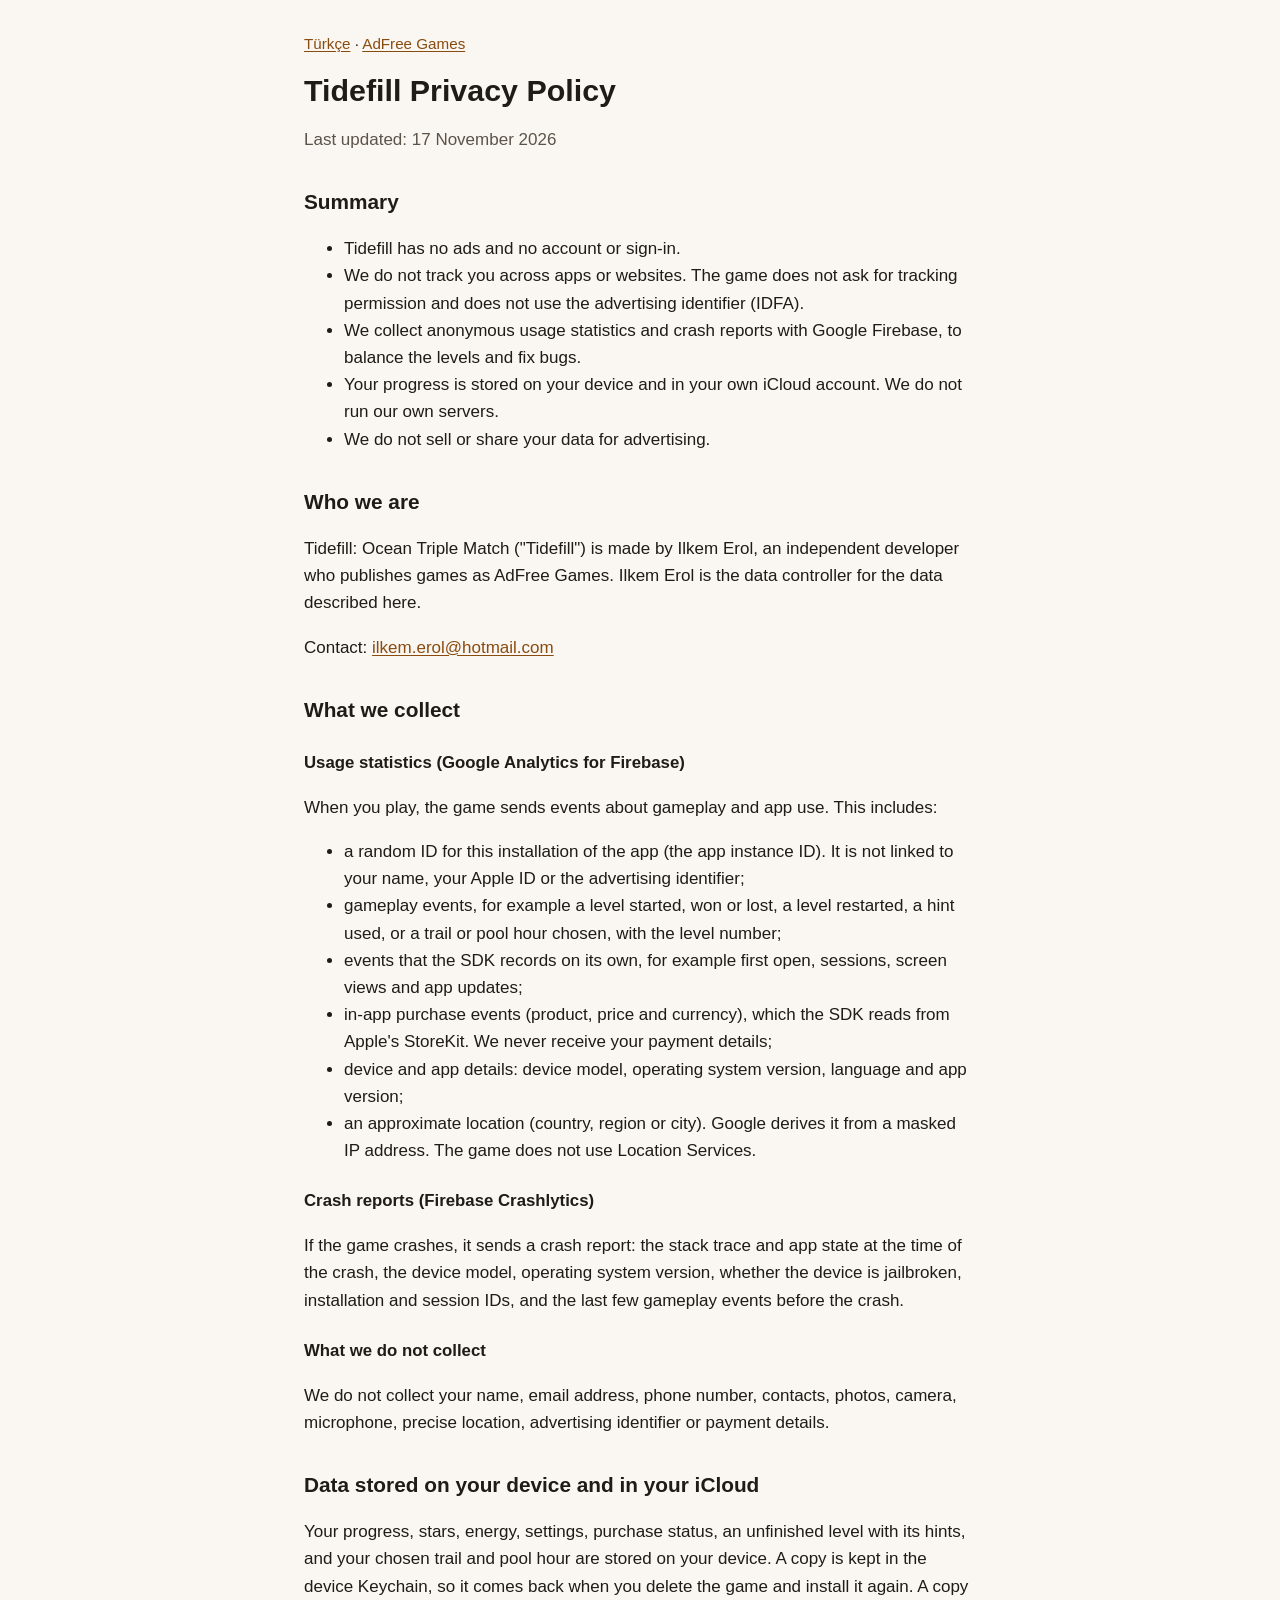
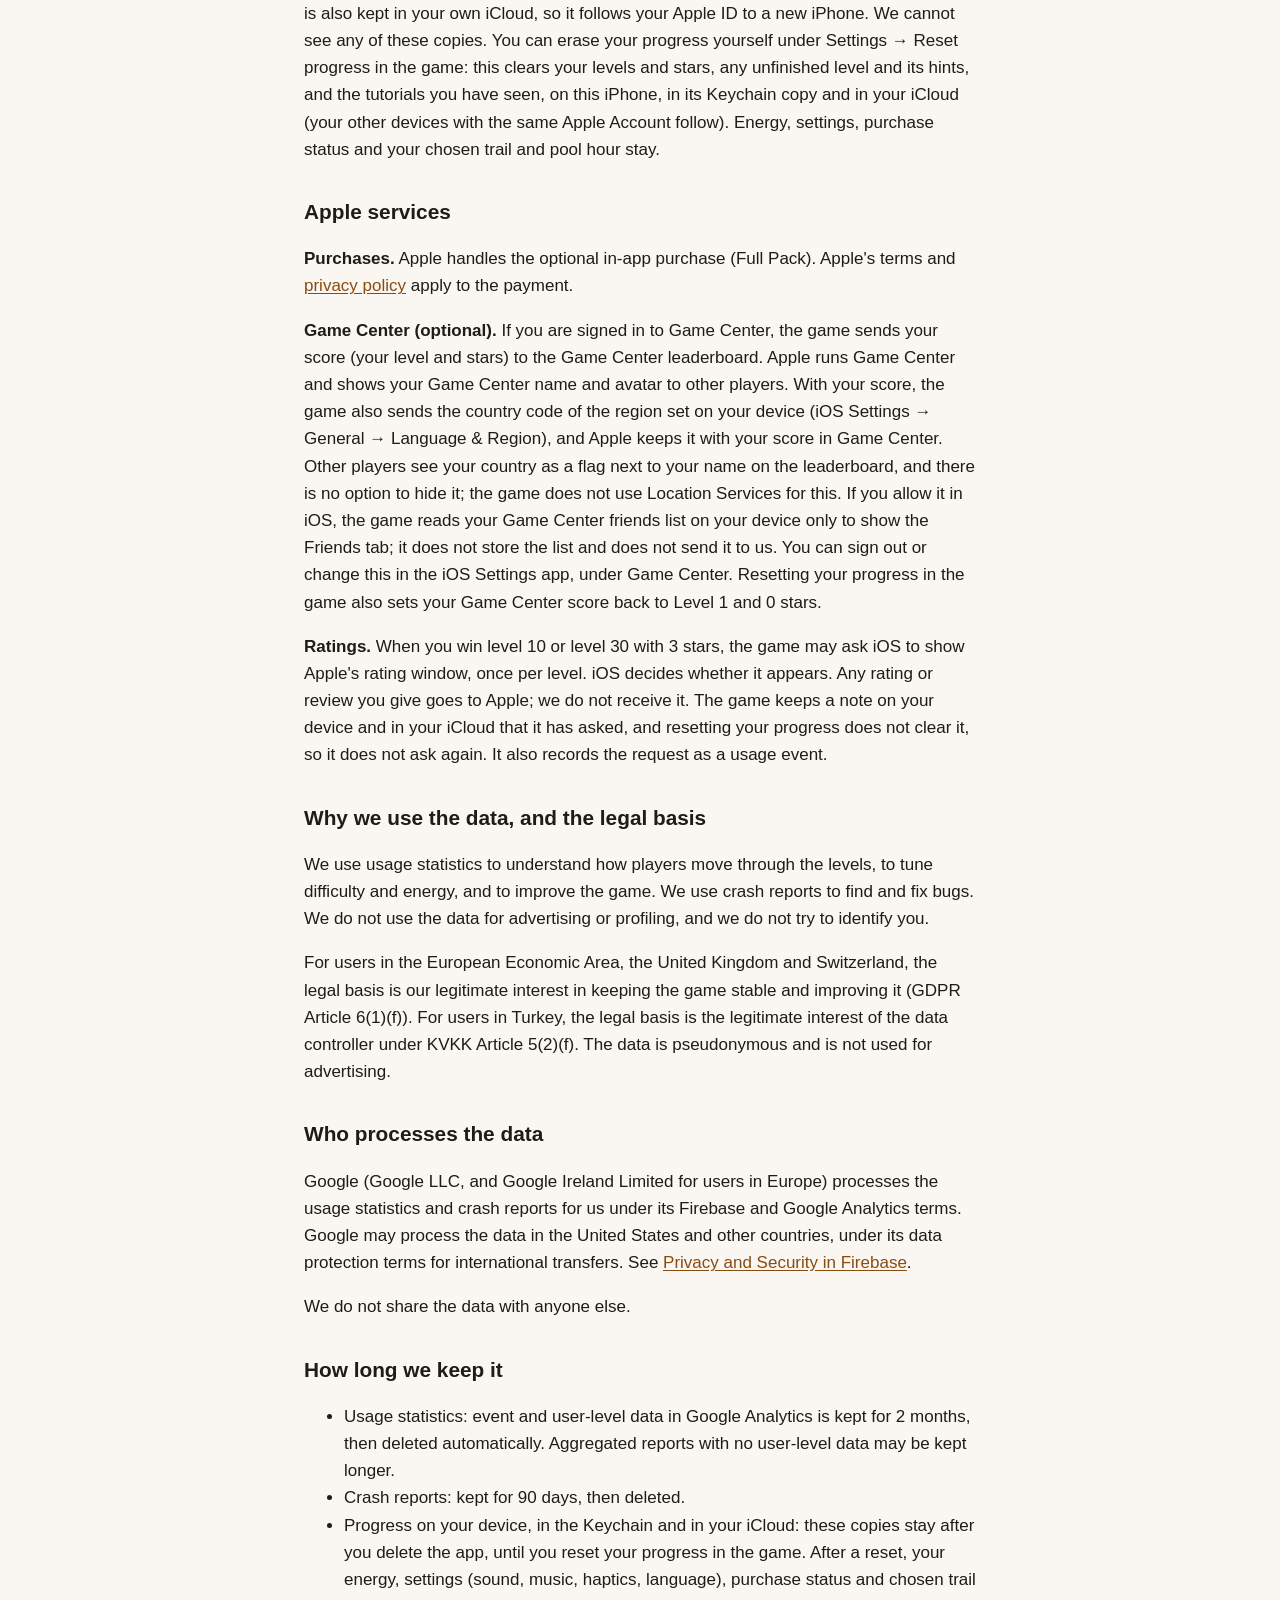
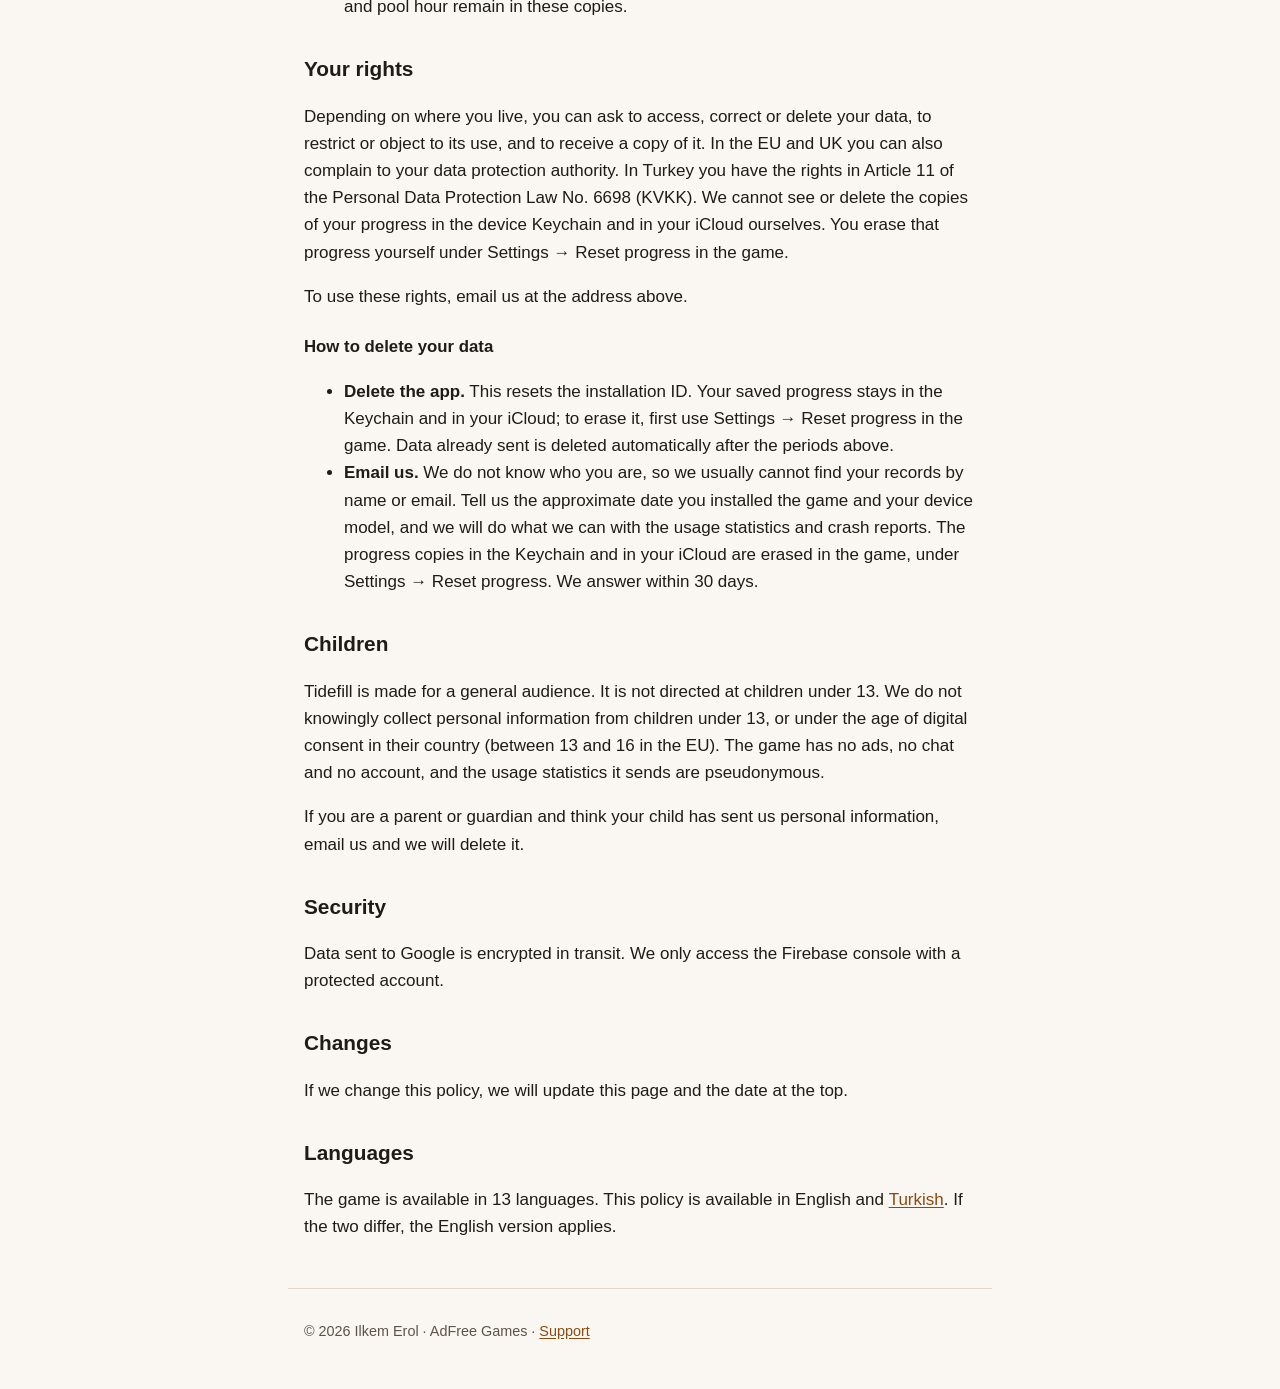
<file: tidefill/privacy.html>
<!doctype html>
<html lang="en">
<head>
  <meta charset="utf-8">
  <meta name="viewport" content="width=device-width, initial-scale=1">
  <meta name="color-scheme" content="light dark">
  <title>Tidefill Privacy Policy</title>
  <meta name="description" content="Privacy Policy for Tidefill: Ocean Triple Match, a puzzle game by AdFree Games.">
  <link rel="alternate" hreflang="tr" href="privacy-tr.html">
  <link rel="stylesheet" href="../style.css">
</head>
<body>
  <header>
    <nav class="lang" aria-label="Language"><a href="privacy-tr.html" hreflang="tr" lang="tr">Türkçe</a> · <a href="../index.html">AdFree Games</a></nav>
    <h1>Tidefill Privacy Policy</h1>
    <p class="muted">Last updated: 17 November 2026</p>
  </header>

  <main>
    <h2>Summary</h2>
    <ul>
      <li>Tidefill has no ads and no account or sign-in.</li>
      <li>We do not track you across apps or websites. The game does not ask for tracking permission and does not use the advertising identifier (IDFA).</li>
      <li>We collect anonymous usage statistics and crash reports with Google Firebase, to balance the levels and fix bugs.</li>
      <li>Your progress is stored on your device and in your own iCloud account. We do not run our own servers.</li>
      <li>We do not sell or share your data for advertising.</li>
    </ul>

    <h2>Who we are</h2>
    <p>Tidefill: Ocean Triple Match ("Tidefill") is made by Ilkem Erol, an independent developer who publishes games as AdFree Games. Ilkem Erol is the data controller for the data described here.</p>
    <p>Contact: <a href="mailto:ilkem.erol@hotmail.com">ilkem.erol@hotmail.com</a></p>

    <h2>What we collect</h2>

    <h3>Usage statistics (Google Analytics for Firebase)</h3>
    <p>When you play, the game sends events about gameplay and app use. This includes:</p>
    <ul>
      <li>a random ID for this installation of the app (the app instance ID). It is not linked to your name, your Apple ID or the advertising identifier;</li>
      <li>gameplay events, for example a level started, won or lost, a level restarted, a hint used, or a trail or pool hour chosen, with the level number;</li>
      <li>events that the SDK records on its own, for example first open, sessions, screen views and app updates;</li>
      <li>in-app purchase events (product, price and currency), which the SDK reads from Apple's StoreKit. We never receive your payment details;</li>
      <li>device and app details: device model, operating system version, language and app version;</li>
      <li>an approximate location (country, region or city). Google derives it from a masked IP address. The game does not use Location Services.</li>
    </ul>

    <h3>Crash reports (Firebase Crashlytics)</h3>
    <p>If the game crashes, it sends a crash report: the stack trace and app state at the time of the crash, the device model, operating system version, whether the device is jailbroken, installation and session IDs, and the last few gameplay events before the crash.</p>

    <h3>What we do not collect</h3>
    <p>We do not collect your name, email address, phone number, contacts, photos, camera, microphone, precise location, advertising identifier or payment details.</p>

    <h2>Data stored on your device and in your iCloud</h2>
    <p>Your progress, stars, energy, settings, purchase status, an unfinished level with its hints, and your chosen trail and pool hour are stored on your device. A copy is kept in the device Keychain, so it comes back when you delete the game and install it again. A copy is also kept in your own iCloud, so it follows your Apple ID to a new iPhone. We cannot see any of these copies. You can erase your progress yourself under Settings → Reset progress in the game: this clears your levels and stars, any unfinished level and its hints, and the tutorials you have seen, on this iPhone, in its Keychain copy and in your iCloud (your other devices with the same Apple Account follow). Energy, settings, purchase status and your chosen trail and pool hour stay.</p>

    <h2>Apple services</h2>
    <p><strong>Purchases.</strong> Apple handles the optional in-app purchase (Full Pack). Apple's terms and <a href="https://www.apple.com/legal/privacy/">privacy policy</a> apply to the payment.</p>
    <p><strong>Game Center (optional).</strong> If you are signed in to Game Center, the game sends your score (your level and stars) to the Game Center leaderboard. Apple runs Game Center and shows your Game Center name and avatar to other players. With your score, the game also sends the country code of the region set on your device (iOS Settings → General → Language &amp; Region), and Apple keeps it with your score in Game Center. Other players see your country as a flag next to your name on the leaderboard, and there is no option to hide it; the game does not use Location Services for this. If you allow it in iOS, the game reads your Game Center friends list on your device only to show the Friends tab; it does not store the list and does not send it to us. You can sign out or change this in the iOS Settings app, under Game Center. Resetting your progress in the game also sets your Game Center score back to Level 1 and 0 stars.</p>
    <p><strong>Ratings.</strong> When you win level 10 or level 30 with 3 stars, the game may ask iOS to show Apple's rating window, once per level. iOS decides whether it appears. Any rating or review you give goes to Apple; we do not receive it. The game keeps a note on your device and in your iCloud that it has asked, and resetting your progress does not clear it, so it does not ask again. It also records the request as a usage event.</p>

    <h2>Why we use the data, and the legal basis</h2>
    <p>We use usage statistics to understand how players move through the levels, to tune difficulty and energy, and to improve the game. We use crash reports to find and fix bugs. We do not use the data for advertising or profiling, and we do not try to identify you.</p>
    <p>For users in the European Economic Area, the United Kingdom and Switzerland, the legal basis is our legitimate interest in keeping the game stable and improving it (GDPR Article 6(1)(f)). For users in Turkey, the legal basis is the legitimate interest of the data controller under KVKK Article 5(2)(f). The data is pseudonymous and is not used for advertising.</p>

    <h2>Who processes the data</h2>
    <p>Google (Google LLC, and Google Ireland Limited for users in Europe) processes the usage statistics and crash reports for us under its Firebase and Google Analytics terms. Google may process the data in the United States and other countries, under its data protection terms for international transfers. See <a href="https://firebase.google.com/support/privacy">Privacy and Security in Firebase</a>.</p>
    <p>We do not share the data with anyone else.</p>

    <h2>How long we keep it</h2>
    <ul>
      <li>Usage statistics: event and user-level data in Google Analytics is kept for 2 months, then deleted automatically. Aggregated reports with no user-level data may be kept longer.</li>
      <li>Crash reports: kept for 90 days, then deleted.</li>
      <li>Progress on your device, in the Keychain and in your iCloud: these copies stay after you delete the app, until you reset your progress in the game. After a reset, your energy, settings (sound, music, haptics, language), purchase status and chosen trail and pool hour remain in these copies.</li>
    </ul>

    <h2>Your rights</h2>
    <p>Depending on where you live, you can ask to access, correct or delete your data, to restrict or object to its use, and to receive a copy of it. In the EU and UK you can also complain to your data protection authority. In Turkey you have the rights in Article 11 of the Personal Data Protection Law No. 6698 (KVKK). We cannot see or delete the copies of your progress in the device Keychain and in your iCloud ourselves. You erase that progress yourself under Settings → Reset progress in the game.</p>
    <p>To use these rights, email us at the address above.</p>

    <h3>How to delete your data</h3>
    <ul>
      <li><strong>Delete the app.</strong> This resets the installation ID. Your saved progress stays in the Keychain and in your iCloud; to erase it, first use Settings → Reset progress in the game. Data already sent is deleted automatically after the periods above.</li>
      <li><strong>Email us.</strong> We do not know who you are, so we usually cannot find your records by name or email. Tell us the approximate date you installed the game and your device model, and we will do what we can with the usage statistics and crash reports. The progress copies in the Keychain and in your iCloud are erased in the game, under Settings → Reset progress. We answer within 30 days.</li>
    </ul>

    <h2>Children</h2>
    <p>Tidefill is made for a general audience. It is not directed at children under 13. We do not knowingly collect personal information from children under 13, or under the age of digital consent in their country (between 13 and 16 in the EU). The game has no ads, no chat and no account, and the usage statistics it sends are pseudonymous.</p>
    <p>If you are a parent or guardian and think your child has sent us personal information, email us and we will delete it.</p>

    <h2>Security</h2>
    <p>Data sent to Google is encrypted in transit. We only access the Firebase console with a protected account.</p>

    <h2>Changes</h2>
    <p>If we change this policy, we will update this page and the date at the top.</p>

    <h2>Languages</h2>
    <p>The game is available in 13 languages. This policy is available in English and <a href="privacy-tr.html" hreflang="tr" lang="tr">Turkish</a>. If the two differ, the English version applies.</p>
  </main>

  <footer>
    <p>&copy; 2026 Ilkem Erol · AdFree Games · <a href="support.html">Support</a></p>
  </footer>
</body>
</html>
</file>
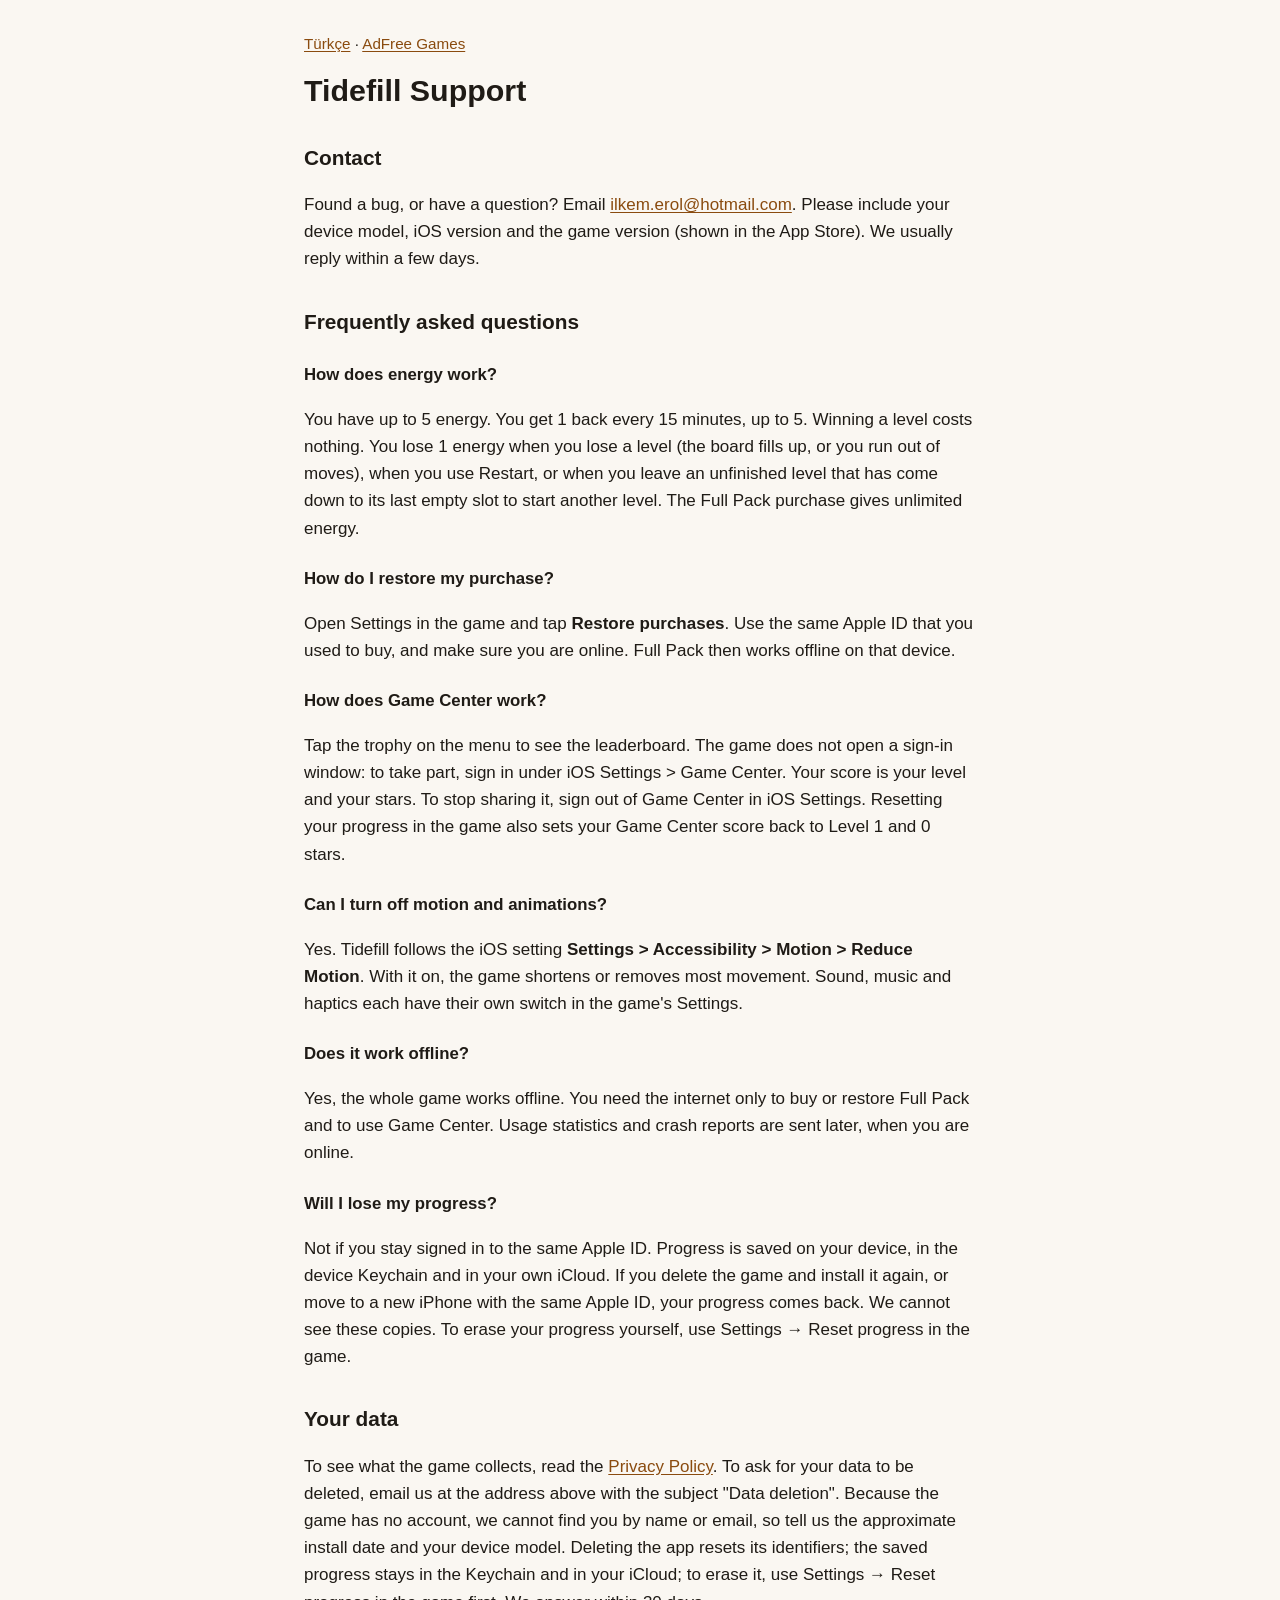
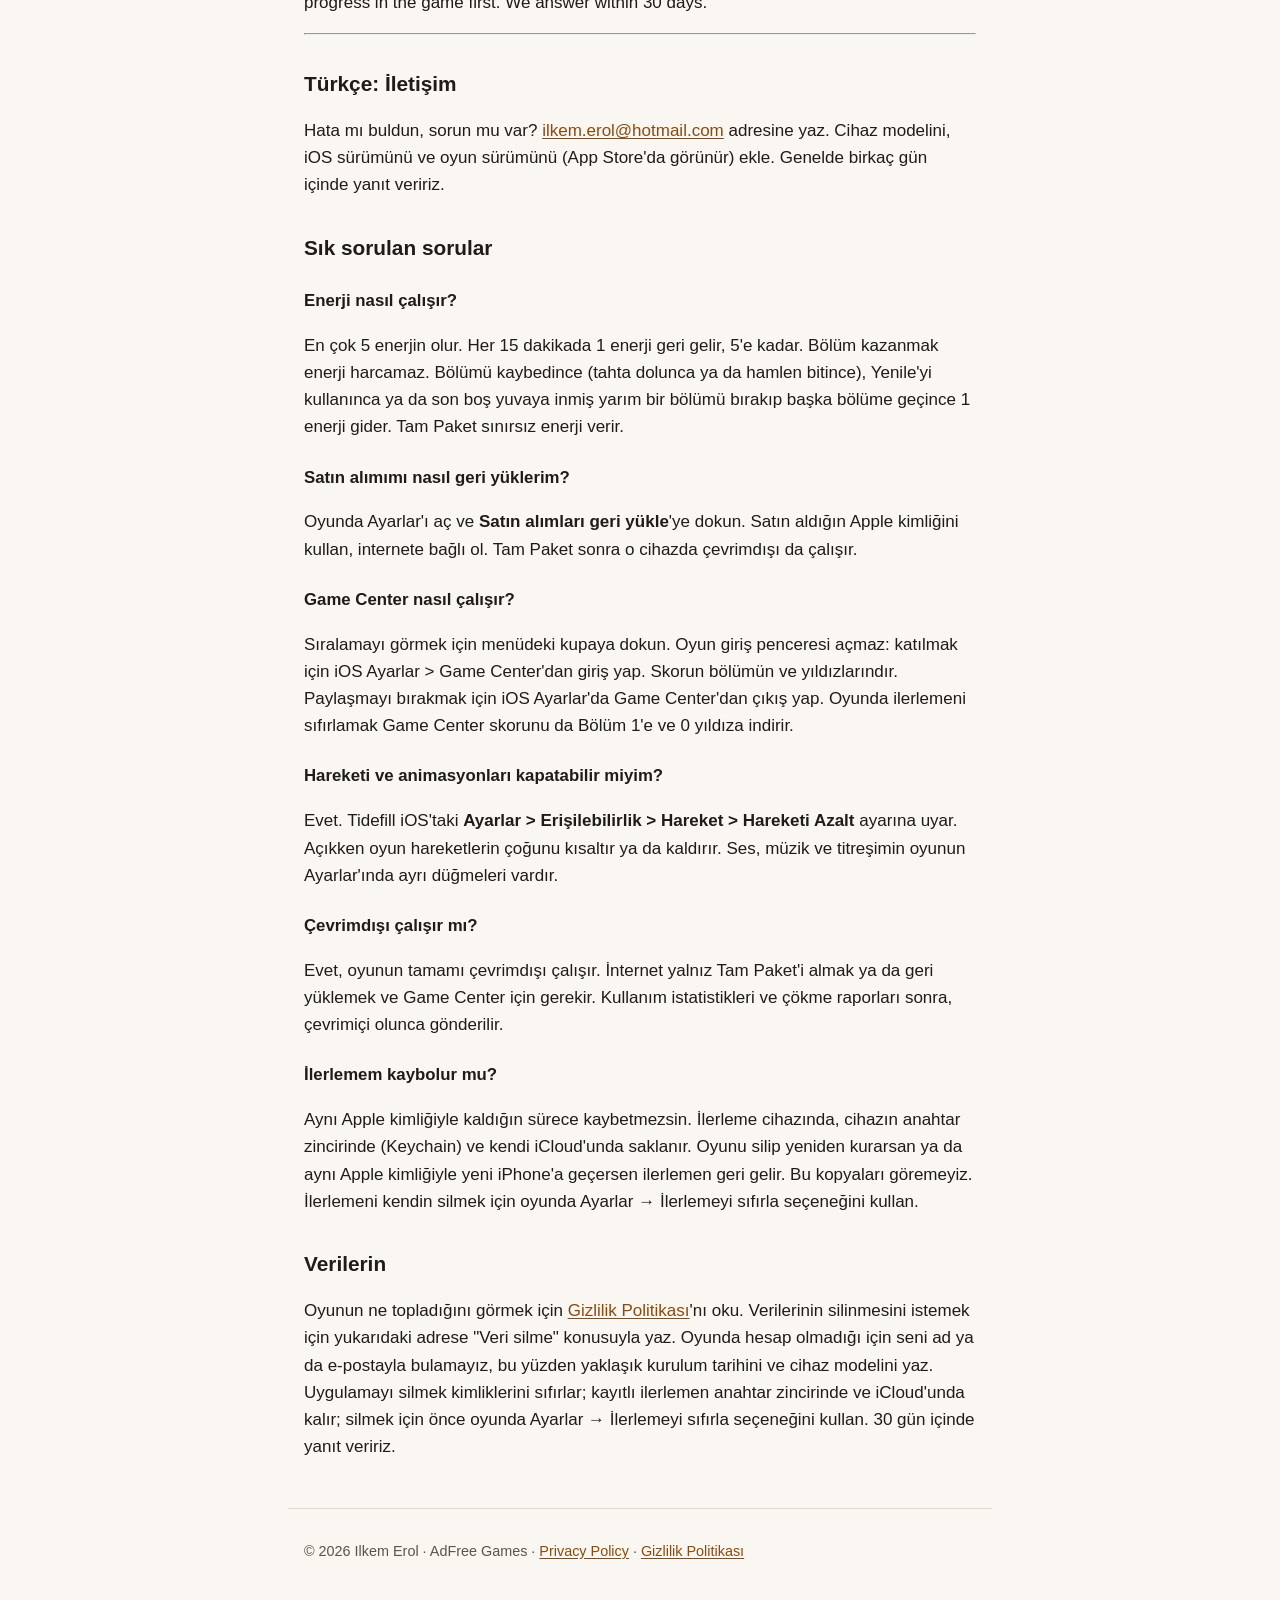
<file: tidefill/support.html>
<!doctype html>
<html lang="en">
<head>
  <meta charset="utf-8">
  <meta name="viewport" content="width=device-width, initial-scale=1">
  <meta name="color-scheme" content="light dark">
  <title>Tidefill Support</title>
  <meta name="description" content="Help and contact for Tidefill: Ocean Triple Match, a puzzle game by AdFree Games.">
  <link rel="stylesheet" href="../style.css">
</head>
<body>
  <header>
    <nav class="lang" aria-label="Language"><a href="#tr" lang="tr">Türkçe</a> · <a href="../index.html">AdFree Games</a></nav>
    <h1>Tidefill Support</h1>
  </header>

  <main>
    <section aria-labelledby="en-contact">
      <h2 id="en-contact">Contact</h2>
      <p>Found a bug, or have a question? Email <a href="mailto:ilkem.erol@hotmail.com?subject=Tidefill%20support">ilkem.erol@hotmail.com</a>. Please include your device model, iOS version and the game version (shown in the App Store). We usually reply within a few days.</p>

      <h2>Frequently asked questions</h2>

      <h3>How does energy work?</h3>
      <p>You have up to 5 energy. You get 1 back every 15 minutes, up to 5. Winning a level costs nothing. You lose 1 energy when you lose a level (the board fills up, or you run out of moves), when you use Restart, or when you leave an unfinished level that has come down to its last empty slot to start another level. The Full Pack purchase gives unlimited energy.</p>

      <h3>How do I restore my purchase?</h3>
      <p>Open Settings in the game and tap <strong>Restore purchases</strong>. Use the same Apple ID that you used to buy, and make sure you are online. Full Pack then works offline on that device.</p>

      <h3>How does Game Center work?</h3>
      <p>Tap the trophy on the menu to see the leaderboard. The game does not open a sign-in window: to take part, sign in under iOS Settings &gt; Game Center. Your score is your level and your stars. To stop sharing it, sign out of Game Center in iOS Settings. Resetting your progress in the game also sets your Game Center score back to Level 1 and 0 stars.</p>

      <h3>Can I turn off motion and animations?</h3>
      <p>Yes. Tidefill follows the iOS setting <strong>Settings &gt; Accessibility &gt; Motion &gt; Reduce Motion</strong>. With it on, the game shortens or removes most movement. Sound, music and haptics each have their own switch in the game's Settings.</p>

      <h3>Does it work offline?</h3>
      <p>Yes, the whole game works offline. You need the internet only to buy or restore Full Pack and to use Game Center. Usage statistics and crash reports are sent later, when you are online.</p>

      <h3>Will I lose my progress?</h3>
      <p>Not if you stay signed in to the same Apple ID. Progress is saved on your device, in the device Keychain and in your own iCloud. If you delete the game and install it again, or move to a new iPhone with the same Apple ID, your progress comes back. We cannot see these copies. To erase your progress yourself, use Settings → Reset progress in the game.</p>

      <h2>Your data</h2>
      <p>To see what the game collects, read the <a href="privacy.html">Privacy Policy</a>. To ask for your data to be deleted, email us at the address above with the subject "Data deletion". Because the game has no account, we cannot find you by name or email, so tell us the approximate install date and your device model. Deleting the app resets its identifiers; the saved progress stays in the Keychain and in your iCloud; to erase it, use Settings → Reset progress in the game first. We answer within 30 days.</p>
    </section>

    <hr>

    <section id="tr" lang="tr" aria-labelledby="tr-contact">
      <h2 id="tr-contact">Türkçe: İletişim</h2>
      <p>Hata mı buldun, sorun mu var? <a href="mailto:ilkem.erol@hotmail.com?subject=Tidefill%20destek">ilkem.erol@hotmail.com</a> adresine yaz. Cihaz modelini, iOS sürümünü ve oyun sürümünü (App Store'da görünür) ekle. Genelde birkaç gün içinde yanıt veririz.</p>

      <h2>Sık sorulan sorular</h2>

      <h3>Enerji nasıl çalışır?</h3>
      <p>En çok 5 enerjin olur. Her 15 dakikada 1 enerji geri gelir, 5'e kadar. Bölüm kazanmak enerji harcamaz. Bölümü kaybedince (tahta dolunca ya da hamlen bitince), Yenile'yi kullanınca ya da son boş yuvaya inmiş yarım bir bölümü bırakıp başka bölüme geçince 1 enerji gider. Tam Paket sınırsız enerji verir.</p>

      <h3>Satın alımımı nasıl geri yüklerim?</h3>
      <p>Oyunda Ayarlar'ı aç ve <strong>Satın alımları geri yükle</strong>'ye dokun. Satın aldığın Apple kimliğini kullan, internete bağlı ol. Tam Paket sonra o cihazda çevrimdışı da çalışır.</p>

      <h3>Game Center nasıl çalışır?</h3>
      <p>Sıralamayı görmek için menüdeki kupaya dokun. Oyun giriş penceresi açmaz: katılmak için iOS Ayarlar &gt; Game Center'dan giriş yap. Skorun bölümün ve yıldızlarındır. Paylaşmayı bırakmak için iOS Ayarlar'da Game Center'dan çıkış yap. Oyunda ilerlemeni sıfırlamak Game Center skorunu da Bölüm 1'e ve 0 yıldıza indirir.</p>

      <h3>Hareketi ve animasyonları kapatabilir miyim?</h3>
      <p>Evet. Tidefill iOS'taki <strong>Ayarlar &gt; Erişilebilirlik &gt; Hareket &gt; Hareketi Azalt</strong> ayarına uyar. Açıkken oyun hareketlerin çoğunu kısaltır ya da kaldırır. Ses, müzik ve titreşimin oyunun Ayarlar'ında ayrı düğmeleri vardır.</p>

      <h3>Çevrimdışı çalışır mı?</h3>
      <p>Evet, oyunun tamamı çevrimdışı çalışır. İnternet yalnız Tam Paket'i almak ya da geri yüklemek ve Game Center için gerekir. Kullanım istatistikleri ve çökme raporları sonra, çevrimiçi olunca gönderilir.</p>

      <h3>İlerlemem kaybolur mu?</h3>
      <p>Aynı Apple kimliğiyle kaldığın sürece kaybetmezsin. İlerleme cihazında, cihazın anahtar zincirinde (Keychain) ve kendi iCloud'unda saklanır. Oyunu silip yeniden kurarsan ya da aynı Apple kimliğiyle yeni iPhone'a geçersen ilerlemen geri gelir. Bu kopyaları göremeyiz. İlerlemeni kendin silmek için oyunda Ayarlar → İlerlemeyi sıfırla seçeneğini kullan.</p>

      <h2>Verilerin</h2>
      <p>Oyunun ne topladığını görmek için <a href="privacy-tr.html">Gizlilik Politikası</a>'nı oku. Verilerinin silinmesini istemek için yukarıdaki adrese "Veri silme" konusuyla yaz. Oyunda hesap olmadığı için seni ad ya da e-postayla bulamayız, bu yüzden yaklaşık kurulum tarihini ve cihaz modelini yaz. Uygulamayı silmek kimliklerini sıfırlar; kayıtlı ilerlemen anahtar zincirinde ve iCloud'unda kalır; silmek için önce oyunda Ayarlar → İlerlemeyi sıfırla seçeneğini kullan. 30 gün içinde yanıt veririz.</p>
    </section>
  </main>

  <footer>
    <p>&copy; 2026 Ilkem Erol · AdFree Games · <a href="privacy.html">Privacy Policy</a> · <a href="privacy-tr.html" lang="tr">Gizlilik Politikası</a></p>
  </footer>
</body>
</html>
</file>
<file: style.css>
:root {
  --bg: #faf7f2;
  --fg: #1f1b16;
  --muted: #5c5349;
  --line: #e2d9cc;
  --card: #ffffff;
  --link: #8a4b0f;
  --todo-bg: #fff1b8;
  --todo-fg: #5a4300;
  color-scheme: light dark;
}

@media (prefers-color-scheme: dark) {
  :root {
    --bg: #17140f;
    --fg: #f1ebe2;
    --muted: #b9ad9e;
    --line: #3a332a;
    --card: #211d17;
    --link: #f0b86a;
    --todo-bg: #4a3b00;
    --todo-fg: #ffe9a3;
  }
}

* { box-sizing: border-box; }

body {
  margin: 0;
  background: var(--bg);
  color: var(--fg);
  font: 17px/1.6 -apple-system, BlinkMacSystemFont, "Segoe UI", Roboto, Helvetica, Arial, sans-serif;
}

main, header, footer {
  max-width: 44rem;
  margin: 0 auto;
  padding: 0 16px;
}

header { padding-top: 2rem; }
footer { padding-bottom: 2rem; color: var(--muted); font-size: 0.9rem; border-top: 1px solid var(--line); margin-top: 3rem; padding-top: 1rem; }

h1 { font-size: 1.9rem; line-height: 1.2; margin: 0 0 0.5rem; }
h2 { font-size: 1.3rem; margin: 2rem 0 0.5rem; }
h3 { font-size: 1.05rem; margin: 1.5rem 0 0.25rem; }

a { color: var(--link); text-underline-offset: 2px; }
a:focus-visible { outline: 3px solid var(--link); outline-offset: 2px; border-radius: 2px; }

.muted { color: var(--muted); }

nav.lang { font-size: 0.95rem; margin-bottom: 1rem; }

.card {
  background: var(--card);
  border: 1px solid var(--line);
  border-radius: 12px;
  padding: 1rem 1.25rem;
  margin: 1rem 0;
}

.card h2 { margin-top: 0; }

ul.links { list-style: none; padding: 0; display: flex; flex-wrap: wrap; gap: 0.5rem 1.25rem; }

table { border-collapse: collapse; width: 100%; font-size: 0.95rem; }
th, td { text-align: left; vertical-align: top; padding: 0.5rem; border-bottom: 1px solid var(--line); }
.table-wrap { overflow-x: auto; }

.todo {
  background: var(--todo-bg);
  color: var(--todo-fg);
  padding: 0 0.25rem;
  border-radius: 4px;
  font-size: 0.9em;
}
</file>
